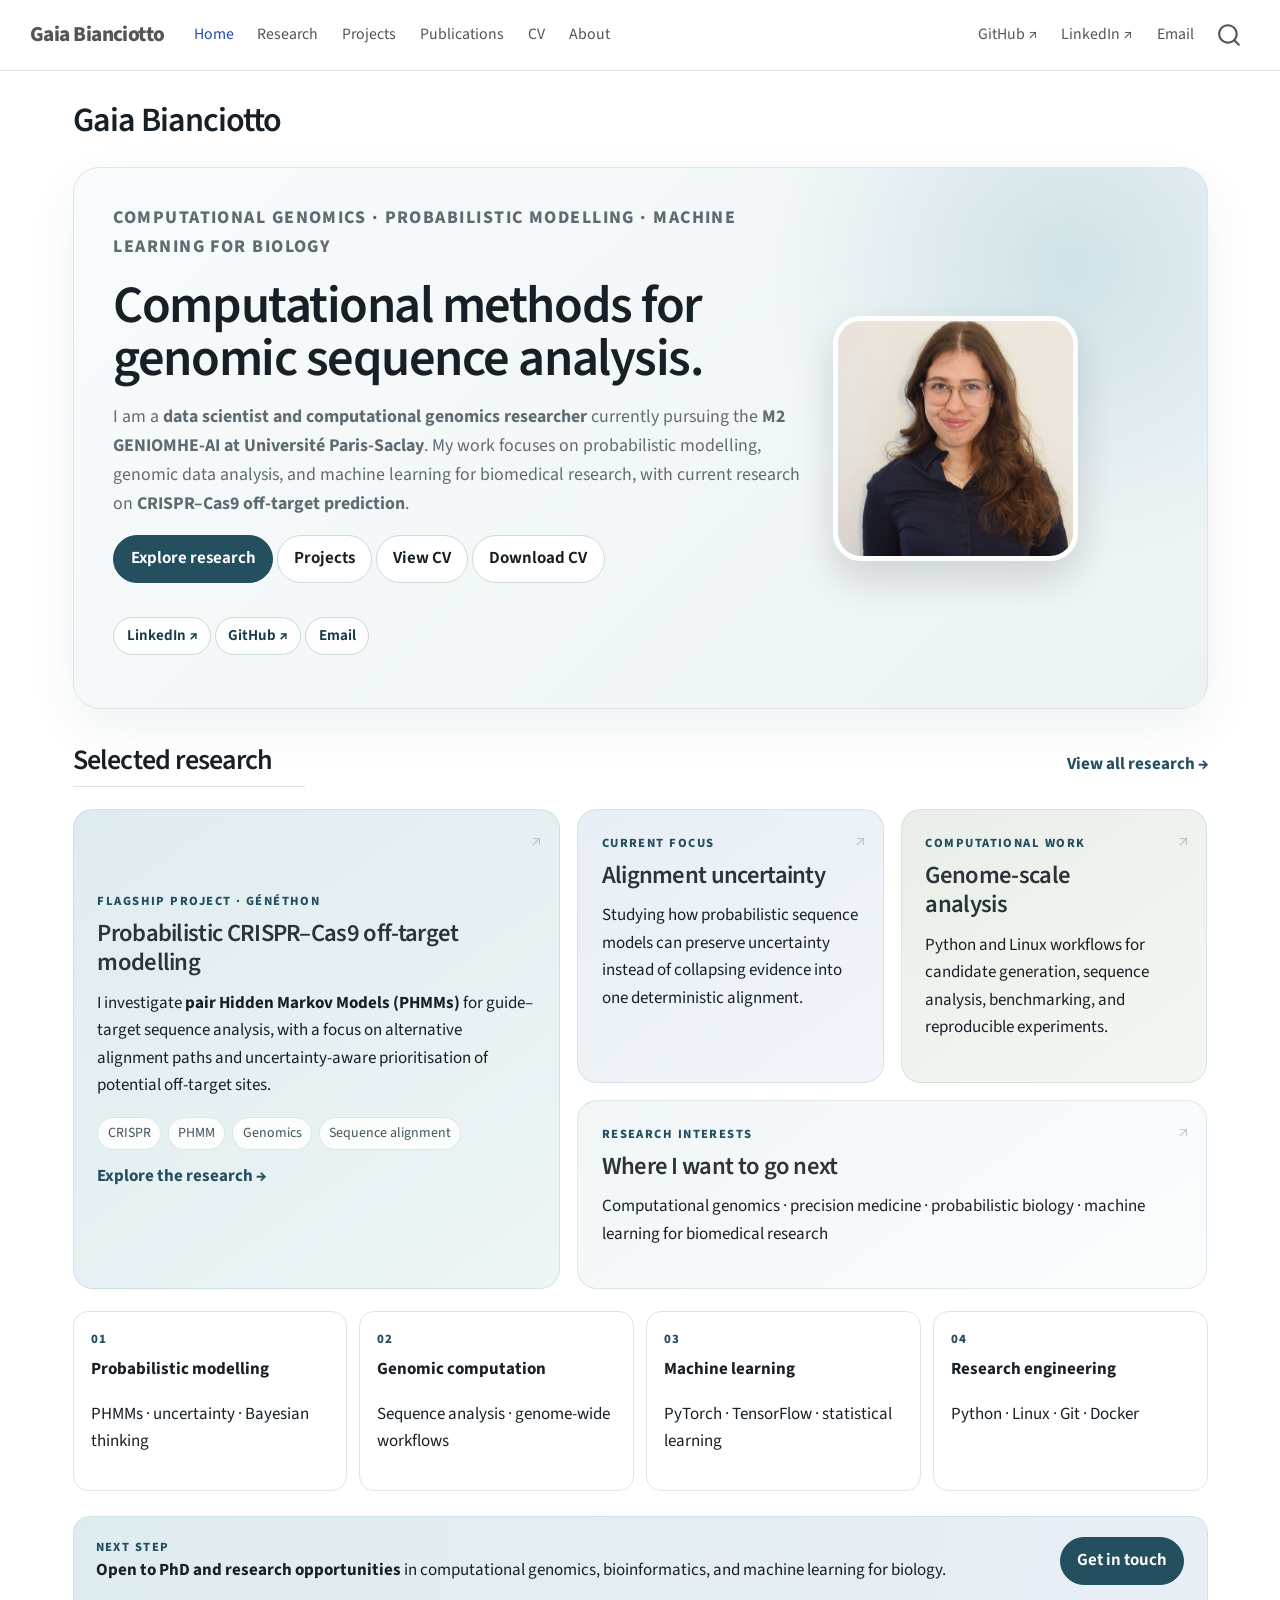
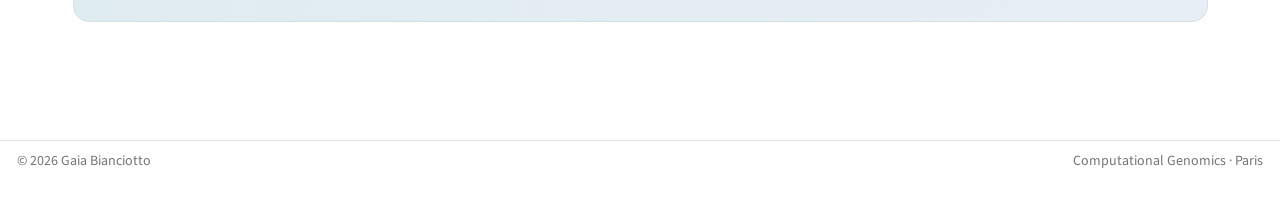
<file: index.html>
<!DOCTYPE html>
<html xmlns="http://www.w3.org/1999/xhtml" lang="en" xml:lang="en"><head>

<meta charset="utf-8">
<meta name="generator" content="quarto-1.10.18">

<meta name="viewport" content="width=device-width, initial-scale=1.0, user-scalable=yes">


<title>Gaia Bianciotto</title>
<style>
/* Default styles provided by pandoc.
** See https://pandoc.org/MANUAL.html#variables-for-html for config info.
*/
span.smallcaps{font-variant: small-caps;}
div.columns{display: flex; gap: 1.5em;}
div.column{flex: auto;}
@media screen {
div.columns{gap: min(4vw, 1.5em);}
div.column{overflow-x: auto;}
}
div.hanging-indent{margin-left: 1.5em; text-indent: -1.5em;}
ul.task-list{list-style: none;}
ul.task-list li input[type="checkbox"] {
  width: 0.8em;
  margin: 0 0.8em 0.2em -1em; /* quarto-specific, see https://github.com/quarto-dev/quarto-cli/issues/4556 */ 
  vertical-align: middle;
}
</style>


<script src="site_libs/quarto-nav/quarto-nav.js"></script>
<script src="site_libs/quarto-nav/headroom.min.js"></script>
<script src="site_libs/clipboard/clipboard.min.js"></script>
<script src="site_libs/quarto-search/autocomplete.umd.js"></script>
<script src="site_libs/quarto-search/fuse.min.js"></script>
<script src="site_libs/quarto-search/quarto-search.js"></script>
<meta name="quarto:offset" content="./">
<script src="site_libs/quarto-html/quarto.js" type="module"></script>
<script src="site_libs/quarto-html/tabsets/tabsets.js" type="module"></script>
<script src="site_libs/quarto-html/popper.min.js"></script>
<script src="site_libs/quarto-html/tippy.umd.min.js"></script>
<script src="site_libs/quarto-html/anchor.min.js"></script>
<link href="site_libs/quarto-html/tippy.css" rel="stylesheet">
<link href="site_libs/quarto-html/quarto-syntax-highlighting-64a204ab8560d761af7679ceaba22944.css" rel="stylesheet" id="quarto-text-highlighting-styles">
<script src="site_libs/bootstrap/bootstrap.min.js"></script>
<link href="site_libs/bootstrap/bootstrap-icons.css" rel="stylesheet">
<link href="site_libs/bootstrap/bootstrap-ea1971949f186b5d7ecce1fd3cf000e4.min.css" rel="stylesheet" append-hash="true" id="quarto-bootstrap" data-mode="light">
<script id="quarto-search-options" type="application/json">{
  "location": "navbar",
  "copy-button": false,
  "collapse-after": 3,
  "panel-placement": "end",
  "type": "overlay",
  "limit": 50,
  "keyboard-shortcut": [
    "f",
    "/",
    "s"
  ],
  "show-item-context": false,
  "language": {
    "search-no-results-text": "No results",
    "search-matching-documents-text": "matching documents",
    "search-copy-link-title": "Copy link to search",
    "search-hide-matches-text": "Hide additional matches",
    "search-more-match-text": "more match in this document",
    "search-more-matches-text": "more matches in this document",
    "search-clear-button-title": "Clear",
    "search-text-placeholder": "",
    "search-detached-cancel-button-title": "Cancel",
    "search-submit-button-title": "Submit",
    "search-label": "Search"
  }
}</script>
<style>html{ scroll-behavior: smooth; }</style>


<link rel="stylesheet" href="styles.css">
</head>

<body class="nav-fixed quarto-light">

<div id="quarto-search-results"></div>
  <header id="quarto-header" class="headroom fixed-top">
    <nav class="navbar navbar-expand-lg " data-bs-theme="dark">
      <div class="navbar-container container-fluid">
      <div class="navbar-brand-container mx-auto">
    <a class="navbar-brand" href="./index.html">
    <span class="navbar-title">Gaia Bianciotto</span>
    </a>
  </div>
            <div id="quarto-search" class="" title="Search"></div>
          <button class="navbar-toggler" type="button" data-bs-toggle="collapse" data-bs-target="#navbarCollapse" aria-controls="navbarCollapse" role="menu" aria-expanded="false" aria-label="Toggle navigation" onclick="if (window.quartoToggleHeadroom) { window.quartoToggleHeadroom(); }">
  <span class="navbar-toggler-icon"></span>
</button>
          <div class="collapse navbar-collapse" id="navbarCollapse">
            <ul class="navbar-nav navbar-nav-scroll me-auto">
  <li class="nav-item">
    <a class="nav-link active" href="./index.html" aria-current="page"> 
<span class="menu-text">Home</span></a>
  </li>  
  <li class="nav-item">
    <a class="nav-link" href="./research.html"> 
<span class="menu-text">Research</span></a>
  </li>  
  <li class="nav-item">
    <a class="nav-link" href="./projects.html"> 
<span class="menu-text">Projects</span></a>
  </li>  
  <li class="nav-item">
    <a class="nav-link" href="./publications.html"> 
<span class="menu-text">Publications</span></a>
  </li>  
  <li class="nav-item">
    <a class="nav-link" href="./cv.html"> 
<span class="menu-text">CV</span></a>
  </li>  
  <li class="nav-item">
    <a class="nav-link" href="./about.html"> 
<span class="menu-text">About</span></a>
  </li>  
</ul>
            <ul class="navbar-nav navbar-nav-scroll ms-auto">
  <li class="nav-item">
    <a class="nav-link" href="https://github.com/gaiabianciotto"> 
<span class="menu-text">GitHub ↗</span></a>
  </li>  
  <li class="nav-item">
    <a class="nav-link" href="https://www.linkedin.com/in/gaia-bianciotto-269056312/"> 
<span class="menu-text">LinkedIn ↗</span></a>
  </li>  
  <li class="nav-item">
    <a class="nav-link" href="mailto:gaia.bianciotto@etud.univ-evry.fr"> 
<span class="menu-text">Email</span></a>
  </li>  
</ul>
          </div> <!-- /navcollapse -->
            <div class="quarto-navbar-tools">
</div>
      </div> <!-- /container-fluid -->
    </nav>
</header>
<!-- content -->
<div id="quarto-content" class="quarto-container page-columns page-rows-contents page-layout-full page-navbar">
<!-- sidebar -->
<!-- margin-sidebar -->
    
<!-- main -->
<main class="content column-page" id="quarto-document-content">

<header id="title-block-header" class="quarto-title-block default">
<div class="quarto-title">
<h1 class="title">Gaia Bianciotto</h1>
</div>



<div class="quarto-title-meta column-page">

    
  
    
  </div>
  


</header>


<div class="hero reveal">
<div class="grid align-items-center hero-grid">
<div class="g-col-12 g-col-lg-8">
<div class="hero-kicker">
<p>COMPUTATIONAL GENOMICS · PROBABILISTIC MODELLING · MACHINE LEARNING FOR BIOLOGY</p>
</div>
<section id="computational-methods-for-genomic-sequence-analysis." class="level1">
<h1>Computational methods for genomic sequence analysis.</h1>
<p>I am a <strong>data scientist and computational genomics researcher</strong> currently pursuing the <strong>M2 GENIOMHE-AI at Université Paris-Saclay</strong>. My work focuses on probabilistic modelling, genomic data analysis, and machine learning for biomedical research, with current research on <strong>CRISPR–Cas9 off-target prediction</strong>.</p>
<div class="hero-actions">
<p><a href="./research.html" class="btn btn-primary">Explore research</a> <a href="./projects.html" class="btn btn-soft">Projects</a> <a href="./cv.html" class="btn btn-soft">View CV</a> <a href="assets/Gaia_Bianciotto_CV.pdf" class="btn btn-soft" download="Gaia_Bianciotto_CV.pdf">Download CV</a></p>
</div>
<div class="social-row">
<p><a href="https://www.linkedin.com/in/gaia-bianciotto-269056312/" class="social-pill" target="_blank">LinkedIn ↗</a> <a href="https://github.com/gaiabianciotto" class="social-pill" target="_blank">GitHub ↗</a> <a href="mailto:gaia.bianciotto@etud.univ-evry.fr" class="social-pill">Email</a></p>
</div>
</section>
</div>
<div class="g-col-12 g-col-lg-4 hero-photo-wrap">
<p><img src="assets/profile.png" class="hero-photo img-fluid" alt="Portrait of Gaia Bianciotto"></p>
</div>
</div>
</div>
<section id="selected-research" class="level2 section-head reveal">
<h2 class="anchored" data-anchor-id="selected-research">Selected research</h2>
<p><a href="./research.html" class="section-link">View all research →</a></p>
</section>
<div class="bento-grid reveal">
<div class="bento-panel panel-teal panel-large">
<div class="eyebrow">
FLAGSHIP PROJECT · GÉNÉTHON
</div>
<section id="probabilistic-crisprcas9-off-target-modelling" class="level3">
<h3 class="anchored" data-anchor-id="probabilistic-crisprcas9-off-target-modelling">Probabilistic CRISPR–Cas9 off-target modelling</h3>
<p>I investigate <strong>pair Hidden Markov Models (PHMMs)</strong> for guide–target sequence analysis, with a focus on alternative alignment paths and uncertainty-aware prioritisation of potential off-target sites.</p>
<div class="tag-row">
<span>CRISPR</span><span>PHMM</span><span>Genomics</span><span>Sequence alignment</span>
</div>
<p><a href="./research.html" class="panel-cta">Explore the research →</a></p>
</section>
</div>
<div class="bento-panel panel-blue">
<div class="eyebrow">
CURRENT FOCUS
</div>
<section id="alignment-uncertainty" class="level3">
<h3 class="anchored" data-anchor-id="alignment-uncertainty">Alignment uncertainty</h3>
<p>Studying how probabilistic sequence models can preserve uncertainty instead of collapsing evidence into one deterministic alignment.</p>
</section>
</div>
<div class="bento-panel panel-sage">
<div class="eyebrow">
COMPUTATIONAL WORK
</div>
<section id="genome-scale-analysis" class="level3">
<h3 class="anchored" data-anchor-id="genome-scale-analysis">Genome-scale analysis</h3>
<p>Python and Linux workflows for candidate generation, sequence analysis, benchmarking, and reproducible experiments.</p>
</section>
</div>
<div class="bento-panel panel-ice">
<div class="eyebrow">
RESEARCH INTERESTS
</div>
<section id="where-i-want-to-go-next" class="level3">
<h3 class="anchored" data-anchor-id="where-i-want-to-go-next">Where I want to go next</h3>
<p>Computational genomics · precision medicine · probabilistic biology · machine learning for biomedical research</p>
</section>
</div>
</div>
<div class="mini-panel-grid reveal">
<div class="mini-panel">
<div class="mini-number">
01
</div>
<p><strong>Probabilistic modelling</strong></p>
<p>PHMMs · uncertainty · Bayesian thinking</p>
</div>
<div class="mini-panel">
<div class="mini-number">
02
</div>
<p><strong>Genomic computation</strong></p>
<p>Sequence analysis · genome-wide workflows</p>
</div>
<div class="mini-panel">
<div class="mini-number">
03
</div>
<p><strong>Machine learning</strong></p>
<p>PyTorch · TensorFlow · statistical learning</p>
</div>
<div class="mini-panel">
<div class="mini-number">
04
</div>
<p><strong>Research engineering</strong></p>
<p>Python · Linux · Git · Docker</p>
</div>
</div>
<div class="cta-strip reveal">
<div>
<div class="eyebrow">
NEXT STEP
</div>
<p><strong>Open to PhD and research opportunities</strong> in computational genomics, bioinformatics, and machine learning for biology.</p>
</div>
<p><a href="mailto:gaia.bianciotto@etud.univ-evry.fr" class="btn btn-primary">Get in touch</a></p>
</div>



</main> <!-- /main -->
<script src="interactions.js"></script>

<script id="quarto-html-after-body" type="application/javascript">
  window.document.addEventListener("DOMContentLoaded", function (event) {
    const icon = "";
    const anchorJS = new window.AnchorJS();
    anchorJS.options = {
      placement: 'right',
      icon: icon
    };
    anchorJS.add('.anchored');
    const isCodeAnnotation = (el) => {
      for (const clz of el.classList) {
        if (clz.startsWith('code-annotation-')) {                     
          return true;
        }
      }
      return false;
    }
    const onCopySuccess = function(e) {
      // button target
      const button = e.trigger;
      // don't keep focus
      button.blur();
      // flash "checked"
      button.classList.add('code-copy-button-checked');
      var currentTitle = button.getAttribute("title");
      button.setAttribute("title", "Copied!");
      let tooltip;
      if (window.bootstrap) {
        button.setAttribute("data-bs-toggle", "tooltip");
        button.setAttribute("data-bs-placement", "left");
        button.setAttribute("data-bs-title", "Copied!");
        tooltip = new bootstrap.Tooltip(button, 
          { trigger: "manual", 
            customClass: "code-copy-button-tooltip",
            offset: [0, -8]});
        tooltip.show();    
      }
      setTimeout(function() {
        if (tooltip) {
          tooltip.hide();
          button.removeAttribute("data-bs-title");
          button.removeAttribute("data-bs-toggle");
          button.removeAttribute("data-bs-placement");
        }
        button.setAttribute("title", currentTitle);
        button.classList.remove('code-copy-button-checked');
      }, 1000);
      // clear code selection
      e.clearSelection();
    }
    const getTextToCopy = function(trigger) {
      const outerScaffold = trigger.parentElement.cloneNode(true);
      const codeEl = outerScaffold.querySelector('code');
      for (const childEl of codeEl.children) {
        if (isCodeAnnotation(childEl)) {
          childEl.remove();
        }
      }
      return codeEl.innerText;
    }
    const clipboard = new window.ClipboardJS('.code-copy-button:not([data-in-quarto-modal])', {
      text: getTextToCopy
    });
    clipboard.on('success', onCopySuccess);
    if (window.document.getElementById('quarto-embedded-source-code-modal')) {
      const clipboardModal = new window.ClipboardJS('.code-copy-button[data-in-quarto-modal]', {
        text: getTextToCopy,
        container: window.document.getElementById('quarto-embedded-source-code-modal')
      });
      clipboardModal.on('success', onCopySuccess);
    }
      var localhostRegex = new RegExp(/^(?:http|https):\/\/localhost\:?[0-9]*\//);
      var mailtoRegex = new RegExp(/^mailto:/);
        var filterRegex = new RegExp('/' + window.location.host + '/');
      var isInternal = (href) => {
          return filterRegex.test(href) || localhostRegex.test(href) || mailtoRegex.test(href);
      }
      // Inspect non-navigation links and adorn them if external
     var links = window.document.querySelectorAll('a[href]:not(.nav-link):not(.navbar-brand):not(.toc-action):not(.sidebar-link):not(.sidebar-item-toggle):not(.pagination-link):not(.no-external):not([aria-hidden]):not(.dropdown-item):not(.quarto-navigation-tool):not(.about-link)');
      for (var i=0; i<links.length; i++) {
        const link = links[i];
        if (!isInternal(link.href)) {
          // undo the damage that might have been done by quarto-nav.js in the case of
          // links that we want to consider external
          if (link.dataset.originalHref !== undefined) {
            link.href = link.dataset.originalHref;
          }
            // target, if specified
            link.setAttribute("target", "_blank");
            if (link.getAttribute("rel") === null) {
              link.setAttribute("rel", "noopener");
            }
        }
      }
    function tippyHover(el, contentFn, onTriggerFn, onUntriggerFn) {
      const config = {
        allowHTML: true,
        maxWidth: 500,
        delay: 100,
        arrow: false,
        appendTo: function(el) {
            return el.parentElement;
        },
        interactive: true,
        interactiveBorder: 10,
        theme: 'quarto',
        placement: 'bottom-start',
      };
      if (contentFn) {
        config.content = contentFn;
      }
      if (onTriggerFn) {
        config.onTrigger = onTriggerFn;
      }
      if (onUntriggerFn) {
        config.onUntrigger = onUntriggerFn;
      }
      window.tippy(el, config); 
    }
    const noterefs = window.document.querySelectorAll('a[role="doc-noteref"]');
    for (var i=0; i<noterefs.length; i++) {
      const ref = noterefs[i];
      tippyHover(ref, function() {
        // use id or data attribute instead here
        let href = ref.getAttribute('data-footnote-href') || ref.getAttribute('href');
        try { href = new URL(href).hash; } catch {}
        const id = href.replace(/^#\/?/, "");
        const note = window.document.getElementById(id);
        if (note) {
          return note.innerHTML;
        } else {
          return "";
        }
      });
    }
    const xrefs = window.document.querySelectorAll('a.quarto-xref');
    const processXRef = (id, note) => {
      // Strip column container classes
      const stripColumnClz = (el) => {
        el.classList.remove("page-full", "page-columns");
        if (el.children) {
          for (const child of el.children) {
            stripColumnClz(child);
          }
        }
      }
      stripColumnClz(note)
      if (id === null || id.startsWith('sec-')) {
        // Special case sections, only their first couple elements
        const container = document.createElement("div");
        if (note.children && note.children.length > 2) {
          container.appendChild(note.children[0].cloneNode(true));
          for (let i = 1; i < note.children.length; i++) {
            const child = note.children[i];
            if (child.tagName === "P" && child.innerText === "") {
              continue;
            } else {
              container.appendChild(child.cloneNode(true));
              break;
            }
          }
          if (window.Quarto?.typesetMath) {
            window.Quarto.typesetMath(container);
          }
          return container.innerHTML
        } else {
          if (window.Quarto?.typesetMath) {
            window.Quarto.typesetMath(note);
          }
          return note.innerHTML;
        }
      } else {
        // Remove any anchor links if they are present
        const anchorLink = note.querySelector('a.anchorjs-link');
        if (anchorLink) {
          anchorLink.remove();
        }
        if (window.Quarto?.typesetMath) {
          window.Quarto.typesetMath(note);
        }
        if (note.classList.contains("callout")) {
          return note.outerHTML;
        } else {
          return note.innerHTML;
        }
      }
    }
    for (var i=0; i<xrefs.length; i++) {
      const xref = xrefs[i];
      tippyHover(xref, undefined, function(instance) {
        instance.disable();
        let url = xref.getAttribute('href');
        let hash = undefined; 
        if (url.startsWith('#')) {
          hash = url;
        } else {
          try { hash = new URL(url).hash; } catch {}
        }
        if (hash) {
          const id = hash.replace(/^#\/?/, "");
          const note = window.document.getElementById(id);
          if (note !== null) {
            try {
              const html = processXRef(id, note.cloneNode(true));
              instance.setContent(html);
            } finally {
              instance.enable();
              instance.show();
            }
          } else {
            // See if we can fetch this
            fetch(url.split('#')[0])
            .then(res => res.text())
            .then(html => {
              const parser = new DOMParser();
              const htmlDoc = parser.parseFromString(html, "text/html");
              const note = htmlDoc.getElementById(id);
              if (note !== null) {
                const html = processXRef(id, note);
                instance.setContent(html);
              } 
            }).finally(() => {
              instance.enable();
              instance.show();
            });
          }
        } else {
          // See if we can fetch a full url (with no hash to target)
          // This is a special case and we should probably do some content thinning / targeting
          fetch(url)
          .then(res => res.text())
          .then(html => {
            const parser = new DOMParser();
            const htmlDoc = parser.parseFromString(html, "text/html");
            const note = htmlDoc.querySelector('main.content');
            if (note !== null) {
              // This should only happen for chapter cross references
              // (since there is no id in the URL)
              // remove the first header
              if (note.children.length > 0 && note.children[0].tagName === "HEADER") {
                note.children[0].remove();
              }
              const html = processXRef(null, note);
              instance.setContent(html);
            } 
          }).finally(() => {
            instance.enable();
            instance.show();
          });
        }
      }, function(instance) {
      });
    }
        let selectedAnnoteEl;
        const selectorForAnnotation = ( cell, annotation) => {
          let cellAttr = 'data-code-cell="' + cell + '"';
          let lineAttr = 'data-code-annotation="' +  annotation + '"';
          const selector = 'span[' + cellAttr + '][' + lineAttr + ']';
          return selector;
        }
        const selectCodeLines = (annoteEl) => {
          const doc = window.document;
          const targetCell = annoteEl.getAttribute("data-target-cell");
          const targetAnnotation = annoteEl.getAttribute("data-target-annotation");
          const annoteSpan = window.document.querySelector(selectorForAnnotation(targetCell, targetAnnotation));
          const lines = annoteSpan.getAttribute("data-code-lines").split(",");
          const lineIds = lines.map((line) => {
            return targetCell + "-" + line;
          })
          let top = null;
          let height = null;
          let parent = null;
          if (lineIds.length > 0) {
              //compute the position of the single el (top and bottom and make a div)
              const el = window.document.getElementById(lineIds[0]);
              top = el.offsetTop;
              height = el.offsetHeight;
              parent = el.parentElement.parentElement;
            if (lineIds.length > 1) {
              const lastEl = window.document.getElementById(lineIds[lineIds.length - 1]);
              const bottom = lastEl.offsetTop + lastEl.offsetHeight;
              height = bottom - top;
            }
            if (top !== null && height !== null && parent !== null) {
              // cook up a div (if necessary) and position it 
              let div = window.document.getElementById("code-annotation-line-highlight");
              if (div === null) {
                div = window.document.createElement("div");
                div.setAttribute("id", "code-annotation-line-highlight");
                div.style.position = 'absolute';
                parent.appendChild(div);
              }
              div.style.top = top - 2 + "px";
              div.style.height = height + 4 + "px";
              div.style.left = 0;
              let gutterDiv = window.document.getElementById("code-annotation-line-highlight-gutter");
              if (gutterDiv === null) {
                gutterDiv = window.document.createElement("div");
                gutterDiv.setAttribute("id", "code-annotation-line-highlight-gutter");
                gutterDiv.style.position = 'absolute';
                const codeCell = window.document.getElementById(targetCell);
                const gutter = codeCell.querySelector('.code-annotation-gutter');
                gutter.appendChild(gutterDiv);
              }
              gutterDiv.style.top = top - 2 + "px";
              gutterDiv.style.height = height + 4 + "px";
            }
            selectedAnnoteEl = annoteEl;
          }
        };
        const unselectCodeLines = () => {
          const elementsIds = ["code-annotation-line-highlight", "code-annotation-line-highlight-gutter"];
          elementsIds.forEach((elId) => {
            const div = window.document.getElementById(elId);
            if (div) {
              div.remove();
            }
          });
          selectedAnnoteEl = undefined;
        };
          // Handle positioning of the toggle
      window.addEventListener(
        "resize",
        throttle(() => {
          elRect = undefined;
          if (selectedAnnoteEl) {
            selectCodeLines(selectedAnnoteEl);
          }
        }, 10)
      );
      function throttle(fn, ms) {
      let throttle = false;
      let timer;
        return (...args) => {
          if(!throttle) { // first call gets through
              fn.apply(this, args);
              throttle = true;
          } else { // all the others get throttled
              if(timer) clearTimeout(timer); // cancel #2
              timer = setTimeout(() => {
                fn.apply(this, args);
                timer = throttle = false;
              }, ms);
          }
        };
      }
        // Attach click handler to the DT
        const annoteDls = window.document.querySelectorAll('dt[data-target-cell]');
        for (const annoteDlNode of annoteDls) {
          annoteDlNode.addEventListener('click', (event) => {
            const clickedEl = event.target;
            if (clickedEl !== selectedAnnoteEl) {
              unselectCodeLines();
              const activeEl = window.document.querySelector('dt[data-target-cell].code-annotation-active');
              if (activeEl) {
                activeEl.classList.remove('code-annotation-active');
              }
              selectCodeLines(clickedEl);
              clickedEl.classList.add('code-annotation-active');
            } else {
              // Unselect the line
              unselectCodeLines();
              clickedEl.classList.remove('code-annotation-active');
            }
          });
        }
    const findCites = (el) => {
      const parentEl = el.parentElement;
      if (parentEl) {
        const cites = parentEl.dataset.cites;
        if (cites) {
          return {
            el,
            cites: cites.split(' ')
          };
        } else {
          return findCites(el.parentElement)
        }
      } else {
        return undefined;
      }
    };
    var bibliorefs = window.document.querySelectorAll('a[role="doc-biblioref"]');
    for (var i=0; i<bibliorefs.length; i++) {
      const ref = bibliorefs[i];
      const citeInfo = findCites(ref);
      if (citeInfo) {
        tippyHover(citeInfo.el, function() {
          var popup = window.document.createElement('div');
          citeInfo.cites.forEach(function(cite) {
            var citeDiv = window.document.createElement('div');
            citeDiv.classList.add('hanging-indent');
            citeDiv.classList.add('csl-entry');
            var biblioDiv = window.document.getElementById('ref-' + cite);
            if (biblioDiv) {
              citeDiv.innerHTML = biblioDiv.innerHTML;
            }
            popup.appendChild(citeDiv);
          });
          return popup.innerHTML;
        });
      }
    }
  });
  </script>
</div> <!-- /content -->
<footer class="footer">
  <div class="nav-footer">
    <div class="nav-footer-left">
<p>© 2026 Gaia Bianciotto</p>
</div>   
    <div class="nav-footer-center">
      &nbsp;
    </div>
    <div class="nav-footer-right">
<p>Computational Genomics · Paris</p>
</div>
  </div>
</footer>




<script src="site_libs/quarto-html/zenscroll-min.js"></script>
</body></html>
</file>
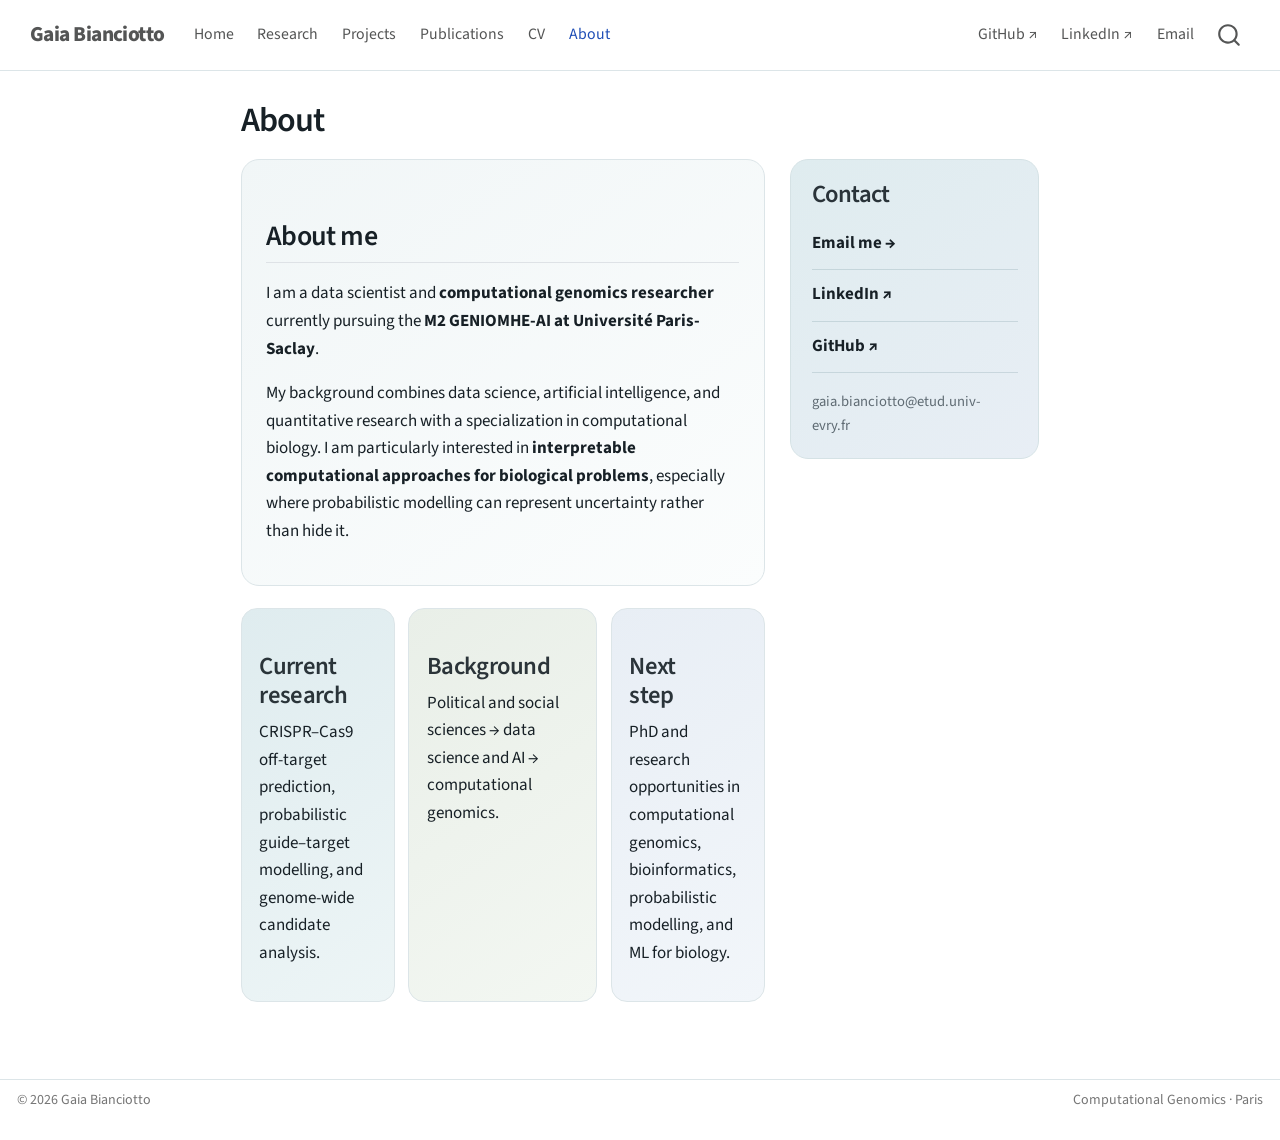
<file: about.html>
<!DOCTYPE html>
<html xmlns="http://www.w3.org/1999/xhtml" lang="en" xml:lang="en"><head>

<meta charset="utf-8">
<meta name="generator" content="quarto-1.10.18">

<meta name="viewport" content="width=device-width, initial-scale=1.0, user-scalable=yes">


<title>About – Gaia Bianciotto</title>
<style>
/* Default styles provided by pandoc.
** See https://pandoc.org/MANUAL.html#variables-for-html for config info.
*/
span.smallcaps{font-variant: small-caps;}
div.columns{display: flex; gap: 1.5em;}
div.column{flex: auto;}
@media screen {
div.columns{gap: min(4vw, 1.5em);}
div.column{overflow-x: auto;}
}
div.hanging-indent{margin-left: 1.5em; text-indent: -1.5em;}
ul.task-list{list-style: none;}
ul.task-list li input[type="checkbox"] {
  width: 0.8em;
  margin: 0 0.8em 0.2em -1em; /* quarto-specific, see https://github.com/quarto-dev/quarto-cli/issues/4556 */ 
  vertical-align: middle;
}
</style>


<script src="site_libs/quarto-nav/quarto-nav.js"></script>
<script src="site_libs/quarto-nav/headroom.min.js"></script>
<script src="site_libs/clipboard/clipboard.min.js"></script>
<script src="site_libs/quarto-search/autocomplete.umd.js"></script>
<script src="site_libs/quarto-search/fuse.min.js"></script>
<script src="site_libs/quarto-search/quarto-search.js"></script>
<meta name="quarto:offset" content="./">
<script src="site_libs/quarto-html/quarto.js" type="module"></script>
<script src="site_libs/quarto-html/tabsets/tabsets.js" type="module"></script>
<script src="site_libs/quarto-html/popper.min.js"></script>
<script src="site_libs/quarto-html/tippy.umd.min.js"></script>
<script src="site_libs/quarto-html/anchor.min.js"></script>
<link href="site_libs/quarto-html/tippy.css" rel="stylesheet">
<link href="site_libs/quarto-html/quarto-syntax-highlighting-64a204ab8560d761af7679ceaba22944.css" rel="stylesheet" id="quarto-text-highlighting-styles">
<script src="site_libs/bootstrap/bootstrap.min.js"></script>
<link href="site_libs/bootstrap/bootstrap-icons.css" rel="stylesheet">
<link href="site_libs/bootstrap/bootstrap-ea1971949f186b5d7ecce1fd3cf000e4.min.css" rel="stylesheet" append-hash="true" id="quarto-bootstrap" data-mode="light">
<script id="quarto-search-options" type="application/json">{
  "location": "navbar",
  "copy-button": false,
  "collapse-after": 3,
  "panel-placement": "end",
  "type": "overlay",
  "limit": 50,
  "keyboard-shortcut": [
    "f",
    "/",
    "s"
  ],
  "show-item-context": false,
  "language": {
    "search-no-results-text": "No results",
    "search-matching-documents-text": "matching documents",
    "search-copy-link-title": "Copy link to search",
    "search-hide-matches-text": "Hide additional matches",
    "search-more-match-text": "more match in this document",
    "search-more-matches-text": "more matches in this document",
    "search-clear-button-title": "Clear",
    "search-text-placeholder": "",
    "search-detached-cancel-button-title": "Cancel",
    "search-submit-button-title": "Submit",
    "search-label": "Search"
  }
}</script>
<style>html{ scroll-behavior: smooth; }</style>


<link rel="stylesheet" href="styles.css">
</head>

<body class="nav-fixed fullcontent quarto-light">

<div id="quarto-search-results"></div>
  <header id="quarto-header" class="headroom fixed-top">
    <nav class="navbar navbar-expand-lg " data-bs-theme="dark">
      <div class="navbar-container container-fluid">
      <div class="navbar-brand-container mx-auto">
    <a class="navbar-brand" href="./index.html">
    <span class="navbar-title">Gaia Bianciotto</span>
    </a>
  </div>
            <div id="quarto-search" class="" title="Search"></div>
          <button class="navbar-toggler" type="button" data-bs-toggle="collapse" data-bs-target="#navbarCollapse" aria-controls="navbarCollapse" role="menu" aria-expanded="false" aria-label="Toggle navigation" onclick="if (window.quartoToggleHeadroom) { window.quartoToggleHeadroom(); }">
  <span class="navbar-toggler-icon"></span>
</button>
          <div class="collapse navbar-collapse" id="navbarCollapse">
            <ul class="navbar-nav navbar-nav-scroll me-auto">
  <li class="nav-item">
    <a class="nav-link" href="./index.html"> 
<span class="menu-text">Home</span></a>
  </li>  
  <li class="nav-item">
    <a class="nav-link" href="./research.html"> 
<span class="menu-text">Research</span></a>
  </li>  
  <li class="nav-item">
    <a class="nav-link" href="./projects.html"> 
<span class="menu-text">Projects</span></a>
  </li>  
  <li class="nav-item">
    <a class="nav-link" href="./publications.html"> 
<span class="menu-text">Publications</span></a>
  </li>  
  <li class="nav-item">
    <a class="nav-link" href="./cv.html"> 
<span class="menu-text">CV</span></a>
  </li>  
  <li class="nav-item">
    <a class="nav-link active" href="./about.html" aria-current="page"> 
<span class="menu-text">About</span></a>
  </li>  
</ul>
            <ul class="navbar-nav navbar-nav-scroll ms-auto">
  <li class="nav-item">
    <a class="nav-link" href="https://github.com/gaiabianciotto"> 
<span class="menu-text">GitHub ↗</span></a>
  </li>  
  <li class="nav-item">
    <a class="nav-link" href="https://www.linkedin.com/in/gaia-bianciotto-269056312/"> 
<span class="menu-text">LinkedIn ↗</span></a>
  </li>  
  <li class="nav-item">
    <a class="nav-link" href="mailto:gaia.bianciotto@etud.univ-evry.fr"> 
<span class="menu-text">Email</span></a>
  </li>  
</ul>
          </div> <!-- /navcollapse -->
            <div class="quarto-navbar-tools">
</div>
      </div> <!-- /container-fluid -->
    </nav>
</header>
<!-- content -->
<div id="quarto-content" class="quarto-container page-columns page-rows-contents page-layout-article page-navbar">
<!-- sidebar -->
<!-- margin-sidebar -->
    
<!-- main -->
<main class="content" id="quarto-document-content">

<header id="title-block-header" class="quarto-title-block default">
<div class="quarto-title">
<h1 class="title">About</h1>
</div>



<div class="quarto-title-meta">

    
  
    
  </div>
  


</header>


<div class="about-layout">
<div class="grid align-items-start">
<div class="g-col-12 g-col-lg-8">
<section id="about-me" class="level2 intro-panel panel-ice reveal">
<h2 class="anchored" data-anchor-id="about-me">About me</h2>
<p>I am a data scientist and <strong>computational genomics researcher</strong> currently pursuing the <strong>M2 GENIOMHE-AI at Université Paris-Saclay</strong>.</p>
<p>My background combines data science, artificial intelligence, and quantitative research with a specialization in computational biology. I am particularly interested in <strong>interpretable computational approaches for biological problems</strong>, especially where probabilistic modelling can represent uncertainty rather than hide it.</p>
</section>
<div class="story-grid reveal">
<section id="current-research" class="level3 story-panel panel-teal">
<h3 class="anchored" data-anchor-id="current-research">Current research</h3>
<p>CRISPR–Cas9 off-target prediction, probabilistic guide–target modelling, and genome-wide candidate analysis.</p>
</section>
<section id="background" class="level3 story-panel panel-sage">
<h3 class="anchored" data-anchor-id="background">Background</h3>
<p>Political and social sciences → data science and AI → computational genomics.</p>
</section>
<section id="next-step" class="level3 story-panel panel-blue">
<h3 class="anchored" data-anchor-id="next-step">Next step</h3>
<p>PhD and research opportunities in computational genomics, bioinformatics, probabilistic modelling, and ML for biology.</p>
</section>
</div>
</div>
<div class="g-col-12 g-col-lg-4">
<section id="contact" class="level3 contact-card reveal">
<h3 class="anchored" data-anchor-id="contact">Contact</h3>
<p><a href="mailto:gaia.bianciotto@etud.univ-evry.fr" class="contact-link">Email me →</a> <a href="https://www.linkedin.com/in/gaia-bianciotto-269056312/" class="contact-link" target="_blank">LinkedIn ↗</a> <a href="https://github.com/gaiabianciotto" class="contact-link" target="_blank">GitHub ↗</a></p>
<div class="contact-email">
gaia.bianciotto@etud.univ-evry.fr
</div>
</section>
</div>
</div>
</div>



</main> <!-- /main -->
<script src="interactions.js"></script>

<script id="quarto-html-after-body" type="application/javascript">
  window.document.addEventListener("DOMContentLoaded", function (event) {
    const icon = "";
    const anchorJS = new window.AnchorJS();
    anchorJS.options = {
      placement: 'right',
      icon: icon
    };
    anchorJS.add('.anchored');
    const isCodeAnnotation = (el) => {
      for (const clz of el.classList) {
        if (clz.startsWith('code-annotation-')) {                     
          return true;
        }
      }
      return false;
    }
    const onCopySuccess = function(e) {
      // button target
      const button = e.trigger;
      // don't keep focus
      button.blur();
      // flash "checked"
      button.classList.add('code-copy-button-checked');
      var currentTitle = button.getAttribute("title");
      button.setAttribute("title", "Copied!");
      let tooltip;
      if (window.bootstrap) {
        button.setAttribute("data-bs-toggle", "tooltip");
        button.setAttribute("data-bs-placement", "left");
        button.setAttribute("data-bs-title", "Copied!");
        tooltip = new bootstrap.Tooltip(button, 
          { trigger: "manual", 
            customClass: "code-copy-button-tooltip",
            offset: [0, -8]});
        tooltip.show();    
      }
      setTimeout(function() {
        if (tooltip) {
          tooltip.hide();
          button.removeAttribute("data-bs-title");
          button.removeAttribute("data-bs-toggle");
          button.removeAttribute("data-bs-placement");
        }
        button.setAttribute("title", currentTitle);
        button.classList.remove('code-copy-button-checked');
      }, 1000);
      // clear code selection
      e.clearSelection();
    }
    const getTextToCopy = function(trigger) {
      const outerScaffold = trigger.parentElement.cloneNode(true);
      const codeEl = outerScaffold.querySelector('code');
      for (const childEl of codeEl.children) {
        if (isCodeAnnotation(childEl)) {
          childEl.remove();
        }
      }
      return codeEl.innerText;
    }
    const clipboard = new window.ClipboardJS('.code-copy-button:not([data-in-quarto-modal])', {
      text: getTextToCopy
    });
    clipboard.on('success', onCopySuccess);
    if (window.document.getElementById('quarto-embedded-source-code-modal')) {
      const clipboardModal = new window.ClipboardJS('.code-copy-button[data-in-quarto-modal]', {
        text: getTextToCopy,
        container: window.document.getElementById('quarto-embedded-source-code-modal')
      });
      clipboardModal.on('success', onCopySuccess);
    }
      var localhostRegex = new RegExp(/^(?:http|https):\/\/localhost\:?[0-9]*\//);
      var mailtoRegex = new RegExp(/^mailto:/);
        var filterRegex = new RegExp('/' + window.location.host + '/');
      var isInternal = (href) => {
          return filterRegex.test(href) || localhostRegex.test(href) || mailtoRegex.test(href);
      }
      // Inspect non-navigation links and adorn them if external
     var links = window.document.querySelectorAll('a[href]:not(.nav-link):not(.navbar-brand):not(.toc-action):not(.sidebar-link):not(.sidebar-item-toggle):not(.pagination-link):not(.no-external):not([aria-hidden]):not(.dropdown-item):not(.quarto-navigation-tool):not(.about-link)');
      for (var i=0; i<links.length; i++) {
        const link = links[i];
        if (!isInternal(link.href)) {
          // undo the damage that might have been done by quarto-nav.js in the case of
          // links that we want to consider external
          if (link.dataset.originalHref !== undefined) {
            link.href = link.dataset.originalHref;
          }
            // target, if specified
            link.setAttribute("target", "_blank");
            if (link.getAttribute("rel") === null) {
              link.setAttribute("rel", "noopener");
            }
        }
      }
    function tippyHover(el, contentFn, onTriggerFn, onUntriggerFn) {
      const config = {
        allowHTML: true,
        maxWidth: 500,
        delay: 100,
        arrow: false,
        appendTo: function(el) {
            return el.parentElement;
        },
        interactive: true,
        interactiveBorder: 10,
        theme: 'quarto',
        placement: 'bottom-start',
      };
      if (contentFn) {
        config.content = contentFn;
      }
      if (onTriggerFn) {
        config.onTrigger = onTriggerFn;
      }
      if (onUntriggerFn) {
        config.onUntrigger = onUntriggerFn;
      }
      window.tippy(el, config); 
    }
    const noterefs = window.document.querySelectorAll('a[role="doc-noteref"]');
    for (var i=0; i<noterefs.length; i++) {
      const ref = noterefs[i];
      tippyHover(ref, function() {
        // use id or data attribute instead here
        let href = ref.getAttribute('data-footnote-href') || ref.getAttribute('href');
        try { href = new URL(href).hash; } catch {}
        const id = href.replace(/^#\/?/, "");
        const note = window.document.getElementById(id);
        if (note) {
          return note.innerHTML;
        } else {
          return "";
        }
      });
    }
    const xrefs = window.document.querySelectorAll('a.quarto-xref');
    const processXRef = (id, note) => {
      // Strip column container classes
      const stripColumnClz = (el) => {
        el.classList.remove("page-full", "page-columns");
        if (el.children) {
          for (const child of el.children) {
            stripColumnClz(child);
          }
        }
      }
      stripColumnClz(note)
      if (id === null || id.startsWith('sec-')) {
        // Special case sections, only their first couple elements
        const container = document.createElement("div");
        if (note.children && note.children.length > 2) {
          container.appendChild(note.children[0].cloneNode(true));
          for (let i = 1; i < note.children.length; i++) {
            const child = note.children[i];
            if (child.tagName === "P" && child.innerText === "") {
              continue;
            } else {
              container.appendChild(child.cloneNode(true));
              break;
            }
          }
          if (window.Quarto?.typesetMath) {
            window.Quarto.typesetMath(container);
          }
          return container.innerHTML
        } else {
          if (window.Quarto?.typesetMath) {
            window.Quarto.typesetMath(note);
          }
          return note.innerHTML;
        }
      } else {
        // Remove any anchor links if they are present
        const anchorLink = note.querySelector('a.anchorjs-link');
        if (anchorLink) {
          anchorLink.remove();
        }
        if (window.Quarto?.typesetMath) {
          window.Quarto.typesetMath(note);
        }
        if (note.classList.contains("callout")) {
          return note.outerHTML;
        } else {
          return note.innerHTML;
        }
      }
    }
    for (var i=0; i<xrefs.length; i++) {
      const xref = xrefs[i];
      tippyHover(xref, undefined, function(instance) {
        instance.disable();
        let url = xref.getAttribute('href');
        let hash = undefined; 
        if (url.startsWith('#')) {
          hash = url;
        } else {
          try { hash = new URL(url).hash; } catch {}
        }
        if (hash) {
          const id = hash.replace(/^#\/?/, "");
          const note = window.document.getElementById(id);
          if (note !== null) {
            try {
              const html = processXRef(id, note.cloneNode(true));
              instance.setContent(html);
            } finally {
              instance.enable();
              instance.show();
            }
          } else {
            // See if we can fetch this
            fetch(url.split('#')[0])
            .then(res => res.text())
            .then(html => {
              const parser = new DOMParser();
              const htmlDoc = parser.parseFromString(html, "text/html");
              const note = htmlDoc.getElementById(id);
              if (note !== null) {
                const html = processXRef(id, note);
                instance.setContent(html);
              } 
            }).finally(() => {
              instance.enable();
              instance.show();
            });
          }
        } else {
          // See if we can fetch a full url (with no hash to target)
          // This is a special case and we should probably do some content thinning / targeting
          fetch(url)
          .then(res => res.text())
          .then(html => {
            const parser = new DOMParser();
            const htmlDoc = parser.parseFromString(html, "text/html");
            const note = htmlDoc.querySelector('main.content');
            if (note !== null) {
              // This should only happen for chapter cross references
              // (since there is no id in the URL)
              // remove the first header
              if (note.children.length > 0 && note.children[0].tagName === "HEADER") {
                note.children[0].remove();
              }
              const html = processXRef(null, note);
              instance.setContent(html);
            } 
          }).finally(() => {
            instance.enable();
            instance.show();
          });
        }
      }, function(instance) {
      });
    }
        let selectedAnnoteEl;
        const selectorForAnnotation = ( cell, annotation) => {
          let cellAttr = 'data-code-cell="' + cell + '"';
          let lineAttr = 'data-code-annotation="' +  annotation + '"';
          const selector = 'span[' + cellAttr + '][' + lineAttr + ']';
          return selector;
        }
        const selectCodeLines = (annoteEl) => {
          const doc = window.document;
          const targetCell = annoteEl.getAttribute("data-target-cell");
          const targetAnnotation = annoteEl.getAttribute("data-target-annotation");
          const annoteSpan = window.document.querySelector(selectorForAnnotation(targetCell, targetAnnotation));
          const lines = annoteSpan.getAttribute("data-code-lines").split(",");
          const lineIds = lines.map((line) => {
            return targetCell + "-" + line;
          })
          let top = null;
          let height = null;
          let parent = null;
          if (lineIds.length > 0) {
              //compute the position of the single el (top and bottom and make a div)
              const el = window.document.getElementById(lineIds[0]);
              top = el.offsetTop;
              height = el.offsetHeight;
              parent = el.parentElement.parentElement;
            if (lineIds.length > 1) {
              const lastEl = window.document.getElementById(lineIds[lineIds.length - 1]);
              const bottom = lastEl.offsetTop + lastEl.offsetHeight;
              height = bottom - top;
            }
            if (top !== null && height !== null && parent !== null) {
              // cook up a div (if necessary) and position it 
              let div = window.document.getElementById("code-annotation-line-highlight");
              if (div === null) {
                div = window.document.createElement("div");
                div.setAttribute("id", "code-annotation-line-highlight");
                div.style.position = 'absolute';
                parent.appendChild(div);
              }
              div.style.top = top - 2 + "px";
              div.style.height = height + 4 + "px";
              div.style.left = 0;
              let gutterDiv = window.document.getElementById("code-annotation-line-highlight-gutter");
              if (gutterDiv === null) {
                gutterDiv = window.document.createElement("div");
                gutterDiv.setAttribute("id", "code-annotation-line-highlight-gutter");
                gutterDiv.style.position = 'absolute';
                const codeCell = window.document.getElementById(targetCell);
                const gutter = codeCell.querySelector('.code-annotation-gutter');
                gutter.appendChild(gutterDiv);
              }
              gutterDiv.style.top = top - 2 + "px";
              gutterDiv.style.height = height + 4 + "px";
            }
            selectedAnnoteEl = annoteEl;
          }
        };
        const unselectCodeLines = () => {
          const elementsIds = ["code-annotation-line-highlight", "code-annotation-line-highlight-gutter"];
          elementsIds.forEach((elId) => {
            const div = window.document.getElementById(elId);
            if (div) {
              div.remove();
            }
          });
          selectedAnnoteEl = undefined;
        };
          // Handle positioning of the toggle
      window.addEventListener(
        "resize",
        throttle(() => {
          elRect = undefined;
          if (selectedAnnoteEl) {
            selectCodeLines(selectedAnnoteEl);
          }
        }, 10)
      );
      function throttle(fn, ms) {
      let throttle = false;
      let timer;
        return (...args) => {
          if(!throttle) { // first call gets through
              fn.apply(this, args);
              throttle = true;
          } else { // all the others get throttled
              if(timer) clearTimeout(timer); // cancel #2
              timer = setTimeout(() => {
                fn.apply(this, args);
                timer = throttle = false;
              }, ms);
          }
        };
      }
        // Attach click handler to the DT
        const annoteDls = window.document.querySelectorAll('dt[data-target-cell]');
        for (const annoteDlNode of annoteDls) {
          annoteDlNode.addEventListener('click', (event) => {
            const clickedEl = event.target;
            if (clickedEl !== selectedAnnoteEl) {
              unselectCodeLines();
              const activeEl = window.document.querySelector('dt[data-target-cell].code-annotation-active');
              if (activeEl) {
                activeEl.classList.remove('code-annotation-active');
              }
              selectCodeLines(clickedEl);
              clickedEl.classList.add('code-annotation-active');
            } else {
              // Unselect the line
              unselectCodeLines();
              clickedEl.classList.remove('code-annotation-active');
            }
          });
        }
    const findCites = (el) => {
      const parentEl = el.parentElement;
      if (parentEl) {
        const cites = parentEl.dataset.cites;
        if (cites) {
          return {
            el,
            cites: cites.split(' ')
          };
        } else {
          return findCites(el.parentElement)
        }
      } else {
        return undefined;
      }
    };
    var bibliorefs = window.document.querySelectorAll('a[role="doc-biblioref"]');
    for (var i=0; i<bibliorefs.length; i++) {
      const ref = bibliorefs[i];
      const citeInfo = findCites(ref);
      if (citeInfo) {
        tippyHover(citeInfo.el, function() {
          var popup = window.document.createElement('div');
          citeInfo.cites.forEach(function(cite) {
            var citeDiv = window.document.createElement('div');
            citeDiv.classList.add('hanging-indent');
            citeDiv.classList.add('csl-entry');
            var biblioDiv = window.document.getElementById('ref-' + cite);
            if (biblioDiv) {
              citeDiv.innerHTML = biblioDiv.innerHTML;
            }
            popup.appendChild(citeDiv);
          });
          return popup.innerHTML;
        });
      }
    }
  });
  </script>
</div> <!-- /content -->
<footer class="footer">
  <div class="nav-footer">
    <div class="nav-footer-left">
<p>© 2026 Gaia Bianciotto</p>
</div>   
    <div class="nav-footer-center">
      &nbsp;
    </div>
    <div class="nav-footer-right">
<p>Computational Genomics · Paris</p>
</div>
  </div>
</footer>




<script src="site_libs/quarto-html/zenscroll-min.js"></script>
</body></html>
</file>
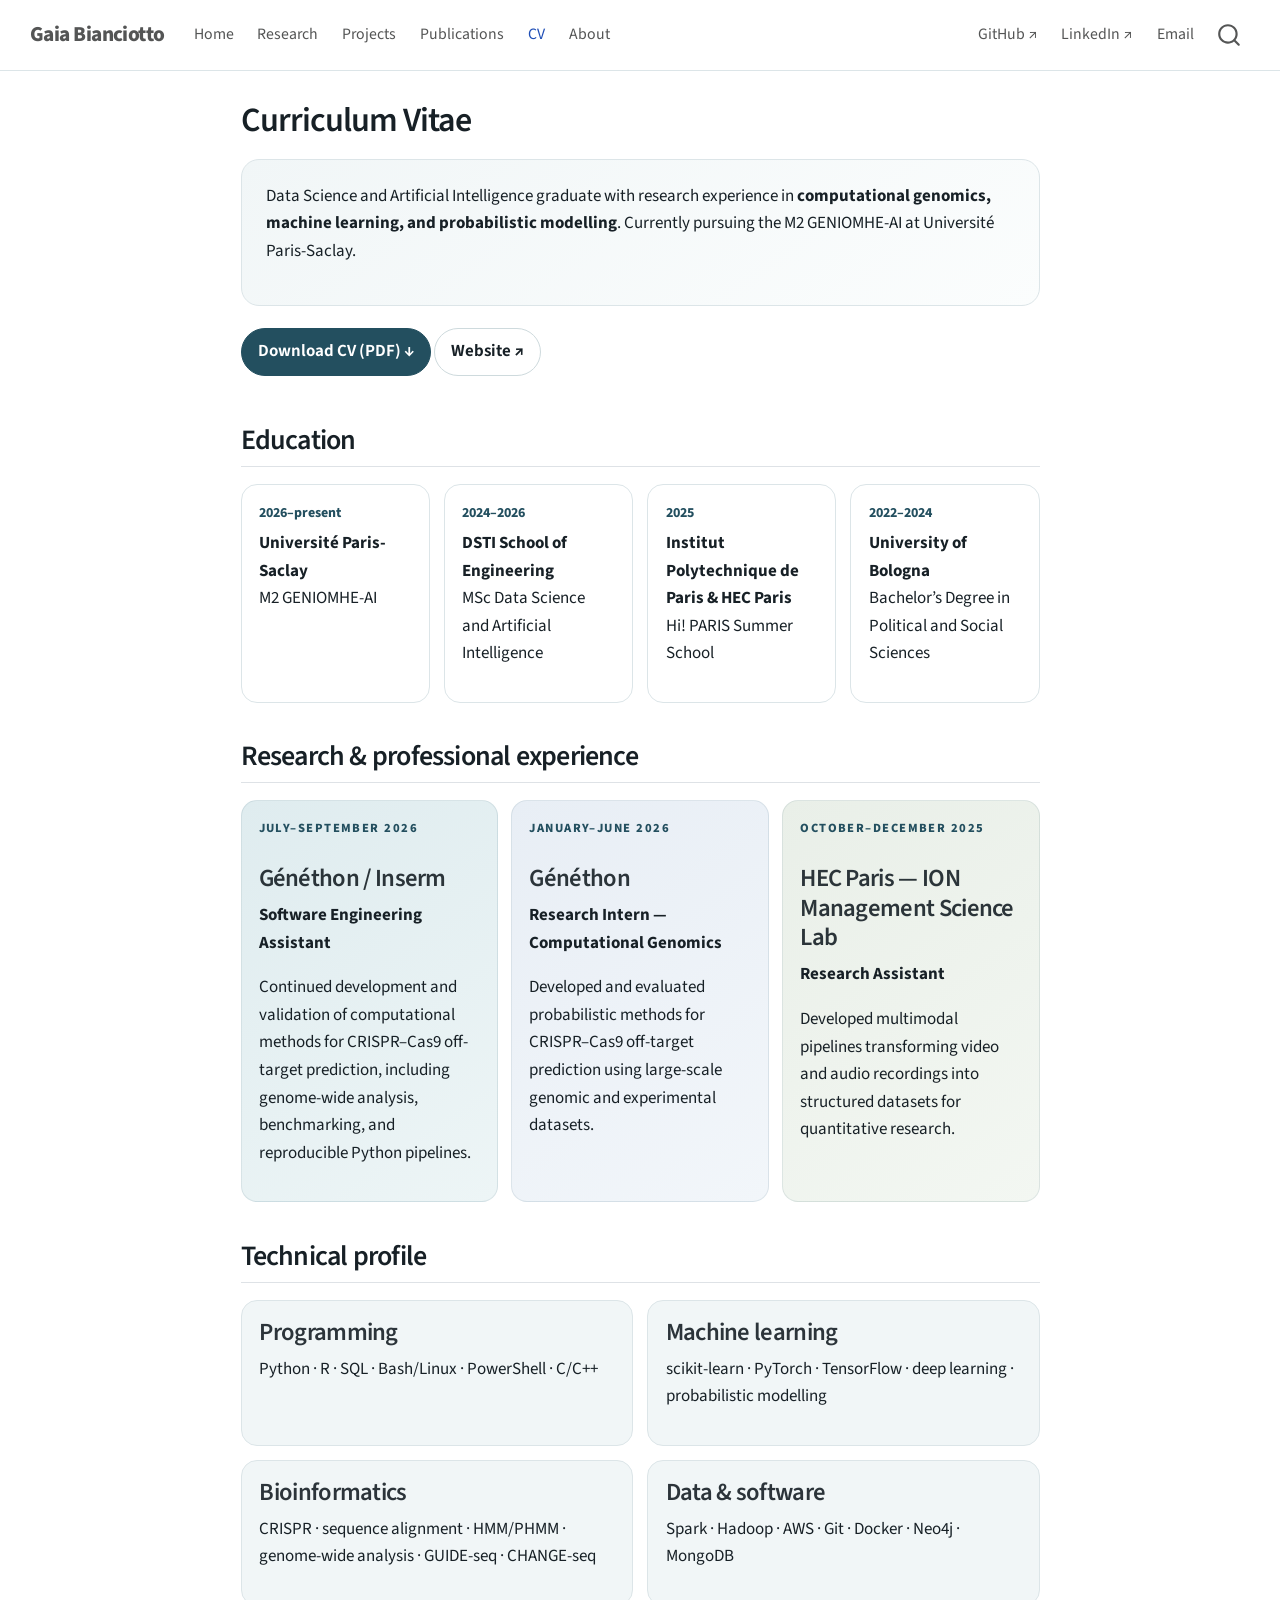
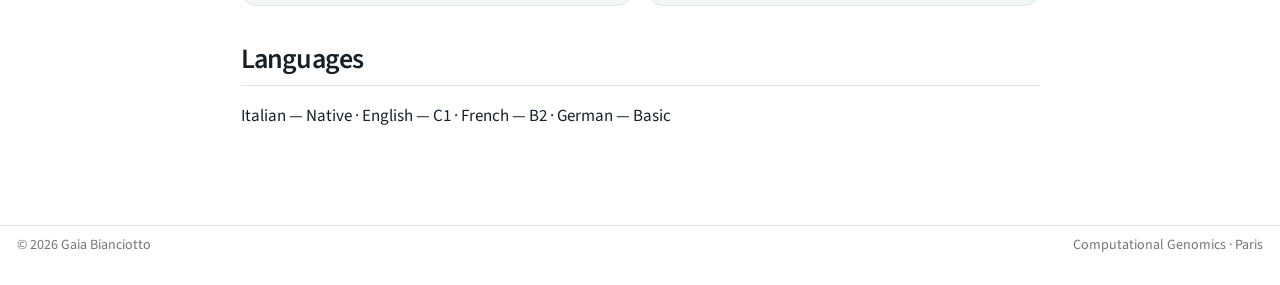
<file: cv.html>
<!DOCTYPE html>
<html xmlns="http://www.w3.org/1999/xhtml" lang="en" xml:lang="en"><head>

<meta charset="utf-8">
<meta name="generator" content="quarto-1.10.18">

<meta name="viewport" content="width=device-width, initial-scale=1.0, user-scalable=yes">


<title>Curriculum Vitae – Gaia Bianciotto</title>
<style>
/* Default styles provided by pandoc.
** See https://pandoc.org/MANUAL.html#variables-for-html for config info.
*/
span.smallcaps{font-variant: small-caps;}
div.columns{display: flex; gap: 1.5em;}
div.column{flex: auto;}
@media screen {
div.columns{gap: min(4vw, 1.5em);}
div.column{overflow-x: auto;}
}
div.hanging-indent{margin-left: 1.5em; text-indent: -1.5em;}
ul.task-list{list-style: none;}
ul.task-list li input[type="checkbox"] {
  width: 0.8em;
  margin: 0 0.8em 0.2em -1em; /* quarto-specific, see https://github.com/quarto-dev/quarto-cli/issues/4556 */ 
  vertical-align: middle;
}
</style>


<script src="site_libs/quarto-nav/quarto-nav.js"></script>
<script src="site_libs/quarto-nav/headroom.min.js"></script>
<script src="site_libs/clipboard/clipboard.min.js"></script>
<script src="site_libs/quarto-search/autocomplete.umd.js"></script>
<script src="site_libs/quarto-search/fuse.min.js"></script>
<script src="site_libs/quarto-search/quarto-search.js"></script>
<meta name="quarto:offset" content="./">
<script src="site_libs/quarto-html/quarto.js" type="module"></script>
<script src="site_libs/quarto-html/tabsets/tabsets.js" type="module"></script>
<script src="site_libs/quarto-html/popper.min.js"></script>
<script src="site_libs/quarto-html/tippy.umd.min.js"></script>
<script src="site_libs/quarto-html/anchor.min.js"></script>
<link href="site_libs/quarto-html/tippy.css" rel="stylesheet">
<link href="site_libs/quarto-html/quarto-syntax-highlighting-64a204ab8560d761af7679ceaba22944.css" rel="stylesheet" id="quarto-text-highlighting-styles">
<script src="site_libs/bootstrap/bootstrap.min.js"></script>
<link href="site_libs/bootstrap/bootstrap-icons.css" rel="stylesheet">
<link href="site_libs/bootstrap/bootstrap-ea1971949f186b5d7ecce1fd3cf000e4.min.css" rel="stylesheet" append-hash="true" id="quarto-bootstrap" data-mode="light">
<script id="quarto-search-options" type="application/json">{
  "location": "navbar",
  "copy-button": false,
  "collapse-after": 3,
  "panel-placement": "end",
  "type": "overlay",
  "limit": 50,
  "keyboard-shortcut": [
    "f",
    "/",
    "s"
  ],
  "show-item-context": false,
  "language": {
    "search-no-results-text": "No results",
    "search-matching-documents-text": "matching documents",
    "search-copy-link-title": "Copy link to search",
    "search-hide-matches-text": "Hide additional matches",
    "search-more-match-text": "more match in this document",
    "search-more-matches-text": "more matches in this document",
    "search-clear-button-title": "Clear",
    "search-text-placeholder": "",
    "search-detached-cancel-button-title": "Cancel",
    "search-submit-button-title": "Submit",
    "search-label": "Search"
  }
}</script>
<style>html{ scroll-behavior: smooth; }</style>


<link rel="stylesheet" href="styles.css">
</head>

<body class="nav-fixed fullcontent quarto-light">

<div id="quarto-search-results"></div>
  <header id="quarto-header" class="headroom fixed-top">
    <nav class="navbar navbar-expand-lg " data-bs-theme="dark">
      <div class="navbar-container container-fluid">
      <div class="navbar-brand-container mx-auto">
    <a class="navbar-brand" href="./index.html">
    <span class="navbar-title">Gaia Bianciotto</span>
    </a>
  </div>
            <div id="quarto-search" class="" title="Search"></div>
          <button class="navbar-toggler" type="button" data-bs-toggle="collapse" data-bs-target="#navbarCollapse" aria-controls="navbarCollapse" role="menu" aria-expanded="false" aria-label="Toggle navigation" onclick="if (window.quartoToggleHeadroom) { window.quartoToggleHeadroom(); }">
  <span class="navbar-toggler-icon"></span>
</button>
          <div class="collapse navbar-collapse" id="navbarCollapse">
            <ul class="navbar-nav navbar-nav-scroll me-auto">
  <li class="nav-item">
    <a class="nav-link" href="./index.html"> 
<span class="menu-text">Home</span></a>
  </li>  
  <li class="nav-item">
    <a class="nav-link" href="./research.html"> 
<span class="menu-text">Research</span></a>
  </li>  
  <li class="nav-item">
    <a class="nav-link" href="./projects.html"> 
<span class="menu-text">Projects</span></a>
  </li>  
  <li class="nav-item">
    <a class="nav-link" href="./publications.html"> 
<span class="menu-text">Publications</span></a>
  </li>  
  <li class="nav-item">
    <a class="nav-link active" href="./cv.html" aria-current="page"> 
<span class="menu-text">CV</span></a>
  </li>  
  <li class="nav-item">
    <a class="nav-link" href="./about.html"> 
<span class="menu-text">About</span></a>
  </li>  
</ul>
            <ul class="navbar-nav navbar-nav-scroll ms-auto">
  <li class="nav-item">
    <a class="nav-link" href="https://github.com/gaiabianciotto"> 
<span class="menu-text">GitHub ↗</span></a>
  </li>  
  <li class="nav-item">
    <a class="nav-link" href="https://www.linkedin.com/in/gaia-bianciotto-269056312/"> 
<span class="menu-text">LinkedIn ↗</span></a>
  </li>  
  <li class="nav-item">
    <a class="nav-link" href="mailto:gaia.bianciotto@etud.univ-evry.fr"> 
<span class="menu-text">Email</span></a>
  </li>  
</ul>
          </div> <!-- /navcollapse -->
            <div class="quarto-navbar-tools">
</div>
      </div> <!-- /container-fluid -->
    </nav>
</header>
<!-- content -->
<div id="quarto-content" class="quarto-container page-columns page-rows-contents page-layout-article page-navbar">
<!-- sidebar -->
<!-- margin-sidebar -->
    
<!-- main -->
<main class="content" id="quarto-document-content">

<header id="title-block-header" class="quarto-title-block default">
<div class="quarto-title">
<h1 class="title">Curriculum Vitae</h1>
</div>



<div class="quarto-title-meta">

    
  
    
  </div>
  


</header>


<div class="cv-summary panel-ice reveal">
<p>Data Science and Artificial Intelligence graduate with research experience in <strong>computational genomics, machine learning, and probabilistic modelling</strong>. Currently pursuing the M2 GENIOMHE-AI at Université Paris-Saclay.</p>
</div>
<div class="cv-download-row reveal">
<p><a href="assets/Gaia_Bianciotto_CV.pdf" class="btn btn-primary" download="Gaia_Bianciotto_CV.pdf">Download CV (PDF) ↓</a> <a href="https://gaiabianciotto.github.io" class="btn btn-soft" target="_blank">Website ↗</a></p>
</div>
<section id="education" class="level2">
<h2 class="anchored" data-anchor-id="education">Education</h2>
<div class="timeline-grid reveal">
<div class="timeline-card">
<div class="timeline-year">
2026–present
</div>
<p><strong>Université Paris-Saclay</strong><br>
M2 GENIOMHE-AI</p>
</div>
<div class="timeline-card">
<div class="timeline-year">
2024–2026
</div>
<p><strong>DSTI School of Engineering</strong><br>
MSc Data Science and Artificial Intelligence</p>
</div>
<div class="timeline-card">
<div class="timeline-year">
2025
</div>
<p><strong>Institut Polytechnique de Paris &amp; HEC Paris</strong><br>
Hi! PARIS Summer School</p>
</div>
<div class="timeline-card">
<div class="timeline-year">
2022–2024
</div>
<p><strong>University of Bologna</strong><br>
Bachelor’s Degree in Political and Social Sciences</p>
</div>
</div>
</section>
<section id="research-professional-experience" class="level2">
<h2 class="anchored" data-anchor-id="research-professional-experience">Research &amp; professional experience</h2>
<div class="experience-stack reveal">
<div class="experience-card panel-teal">
<div class="eyebrow">
JULY–SEPTEMBER 2026
</div>
<section id="généthon-inserm" class="level3">
<h3 class="anchored" data-anchor-id="généthon-inserm">Généthon / Inserm</h3>
<p><strong>Software Engineering Assistant</strong></p>
<p>Continued development and validation of computational methods for CRISPR–Cas9 off-target prediction, including genome-wide analysis, benchmarking, and reproducible Python pipelines.</p>
</section>
</div>
<div class="experience-card panel-blue">
<div class="eyebrow">
JANUARY–JUNE 2026
</div>
<section id="généthon" class="level3">
<h3 class="anchored" data-anchor-id="généthon">Généthon</h3>
<p><strong>Research Intern — Computational Genomics</strong></p>
<p>Developed and evaluated probabilistic methods for CRISPR–Cas9 off-target prediction using large-scale genomic and experimental datasets.</p>
</section>
</div>
<div class="experience-card panel-sage">
<div class="eyebrow">
OCTOBER–DECEMBER 2025
</div>
<section id="hec-paris-ion-management-science-lab" class="level3">
<h3 class="anchored" data-anchor-id="hec-paris-ion-management-science-lab">HEC Paris — ION Management Science Lab</h3>
<p><strong>Research Assistant</strong></p>
<p>Developed multimodal pipelines transforming video and audio recordings into structured datasets for quantitative research.</p>
</section>
</div>
</div>
</section>
<section id="technical-profile" class="level2">
<h2 class="anchored" data-anchor-id="technical-profile">Technical profile</h2>
<div class="skill-grid reveal">
<section id="programming" class="level3 skill-panel">
<h3 class="anchored" data-anchor-id="programming">Programming</h3>
<p>Python · R · SQL · Bash/Linux · PowerShell · C/C++</p>
</section>
<section id="machine-learning" class="level3 skill-panel">
<h3 class="anchored" data-anchor-id="machine-learning">Machine learning</h3>
<p>scikit-learn · PyTorch · TensorFlow · deep learning · probabilistic modelling</p>
</section>
<section id="bioinformatics" class="level3 skill-panel">
<h3 class="anchored" data-anchor-id="bioinformatics">Bioinformatics</h3>
<p>CRISPR · sequence alignment · HMM/PHMM · genome-wide analysis · GUIDE-seq · CHANGE-seq</p>
</section>
<section id="data-software" class="level3 skill-panel">
<h3 class="anchored" data-anchor-id="data-software">Data &amp; software</h3>
<p>Spark · Hadoop · AWS · Git · Docker · Neo4j · MongoDB</p>
</section>
</div>
</section>
<section id="languages" class="level2">
<h2 class="anchored" data-anchor-id="languages">Languages</h2>
<p>Italian — Native · English — C1 · French — B2 · German — Basic</p>


</section>

</main> <!-- /main -->
<script src="interactions.js"></script>

<script id="quarto-html-after-body" type="application/javascript">
  window.document.addEventListener("DOMContentLoaded", function (event) {
    const icon = "";
    const anchorJS = new window.AnchorJS();
    anchorJS.options = {
      placement: 'right',
      icon: icon
    };
    anchorJS.add('.anchored');
    const isCodeAnnotation = (el) => {
      for (const clz of el.classList) {
        if (clz.startsWith('code-annotation-')) {                     
          return true;
        }
      }
      return false;
    }
    const onCopySuccess = function(e) {
      // button target
      const button = e.trigger;
      // don't keep focus
      button.blur();
      // flash "checked"
      button.classList.add('code-copy-button-checked');
      var currentTitle = button.getAttribute("title");
      button.setAttribute("title", "Copied!");
      let tooltip;
      if (window.bootstrap) {
        button.setAttribute("data-bs-toggle", "tooltip");
        button.setAttribute("data-bs-placement", "left");
        button.setAttribute("data-bs-title", "Copied!");
        tooltip = new bootstrap.Tooltip(button, 
          { trigger: "manual", 
            customClass: "code-copy-button-tooltip",
            offset: [0, -8]});
        tooltip.show();    
      }
      setTimeout(function() {
        if (tooltip) {
          tooltip.hide();
          button.removeAttribute("data-bs-title");
          button.removeAttribute("data-bs-toggle");
          button.removeAttribute("data-bs-placement");
        }
        button.setAttribute("title", currentTitle);
        button.classList.remove('code-copy-button-checked');
      }, 1000);
      // clear code selection
      e.clearSelection();
    }
    const getTextToCopy = function(trigger) {
      const outerScaffold = trigger.parentElement.cloneNode(true);
      const codeEl = outerScaffold.querySelector('code');
      for (const childEl of codeEl.children) {
        if (isCodeAnnotation(childEl)) {
          childEl.remove();
        }
      }
      return codeEl.innerText;
    }
    const clipboard = new window.ClipboardJS('.code-copy-button:not([data-in-quarto-modal])', {
      text: getTextToCopy
    });
    clipboard.on('success', onCopySuccess);
    if (window.document.getElementById('quarto-embedded-source-code-modal')) {
      const clipboardModal = new window.ClipboardJS('.code-copy-button[data-in-quarto-modal]', {
        text: getTextToCopy,
        container: window.document.getElementById('quarto-embedded-source-code-modal')
      });
      clipboardModal.on('success', onCopySuccess);
    }
      var localhostRegex = new RegExp(/^(?:http|https):\/\/localhost\:?[0-9]*\//);
      var mailtoRegex = new RegExp(/^mailto:/);
        var filterRegex = new RegExp('/' + window.location.host + '/');
      var isInternal = (href) => {
          return filterRegex.test(href) || localhostRegex.test(href) || mailtoRegex.test(href);
      }
      // Inspect non-navigation links and adorn them if external
     var links = window.document.querySelectorAll('a[href]:not(.nav-link):not(.navbar-brand):not(.toc-action):not(.sidebar-link):not(.sidebar-item-toggle):not(.pagination-link):not(.no-external):not([aria-hidden]):not(.dropdown-item):not(.quarto-navigation-tool):not(.about-link)');
      for (var i=0; i<links.length; i++) {
        const link = links[i];
        if (!isInternal(link.href)) {
          // undo the damage that might have been done by quarto-nav.js in the case of
          // links that we want to consider external
          if (link.dataset.originalHref !== undefined) {
            link.href = link.dataset.originalHref;
          }
            // target, if specified
            link.setAttribute("target", "_blank");
            if (link.getAttribute("rel") === null) {
              link.setAttribute("rel", "noopener");
            }
        }
      }
    function tippyHover(el, contentFn, onTriggerFn, onUntriggerFn) {
      const config = {
        allowHTML: true,
        maxWidth: 500,
        delay: 100,
        arrow: false,
        appendTo: function(el) {
            return el.parentElement;
        },
        interactive: true,
        interactiveBorder: 10,
        theme: 'quarto',
        placement: 'bottom-start',
      };
      if (contentFn) {
        config.content = contentFn;
      }
      if (onTriggerFn) {
        config.onTrigger = onTriggerFn;
      }
      if (onUntriggerFn) {
        config.onUntrigger = onUntriggerFn;
      }
      window.tippy(el, config); 
    }
    const noterefs = window.document.querySelectorAll('a[role="doc-noteref"]');
    for (var i=0; i<noterefs.length; i++) {
      const ref = noterefs[i];
      tippyHover(ref, function() {
        // use id or data attribute instead here
        let href = ref.getAttribute('data-footnote-href') || ref.getAttribute('href');
        try { href = new URL(href).hash; } catch {}
        const id = href.replace(/^#\/?/, "");
        const note = window.document.getElementById(id);
        if (note) {
          return note.innerHTML;
        } else {
          return "";
        }
      });
    }
    const xrefs = window.document.querySelectorAll('a.quarto-xref');
    const processXRef = (id, note) => {
      // Strip column container classes
      const stripColumnClz = (el) => {
        el.classList.remove("page-full", "page-columns");
        if (el.children) {
          for (const child of el.children) {
            stripColumnClz(child);
          }
        }
      }
      stripColumnClz(note)
      if (id === null || id.startsWith('sec-')) {
        // Special case sections, only their first couple elements
        const container = document.createElement("div");
        if (note.children && note.children.length > 2) {
          container.appendChild(note.children[0].cloneNode(true));
          for (let i = 1; i < note.children.length; i++) {
            const child = note.children[i];
            if (child.tagName === "P" && child.innerText === "") {
              continue;
            } else {
              container.appendChild(child.cloneNode(true));
              break;
            }
          }
          if (window.Quarto?.typesetMath) {
            window.Quarto.typesetMath(container);
          }
          return container.innerHTML
        } else {
          if (window.Quarto?.typesetMath) {
            window.Quarto.typesetMath(note);
          }
          return note.innerHTML;
        }
      } else {
        // Remove any anchor links if they are present
        const anchorLink = note.querySelector('a.anchorjs-link');
        if (anchorLink) {
          anchorLink.remove();
        }
        if (window.Quarto?.typesetMath) {
          window.Quarto.typesetMath(note);
        }
        if (note.classList.contains("callout")) {
          return note.outerHTML;
        } else {
          return note.innerHTML;
        }
      }
    }
    for (var i=0; i<xrefs.length; i++) {
      const xref = xrefs[i];
      tippyHover(xref, undefined, function(instance) {
        instance.disable();
        let url = xref.getAttribute('href');
        let hash = undefined; 
        if (url.startsWith('#')) {
          hash = url;
        } else {
          try { hash = new URL(url).hash; } catch {}
        }
        if (hash) {
          const id = hash.replace(/^#\/?/, "");
          const note = window.document.getElementById(id);
          if (note !== null) {
            try {
              const html = processXRef(id, note.cloneNode(true));
              instance.setContent(html);
            } finally {
              instance.enable();
              instance.show();
            }
          } else {
            // See if we can fetch this
            fetch(url.split('#')[0])
            .then(res => res.text())
            .then(html => {
              const parser = new DOMParser();
              const htmlDoc = parser.parseFromString(html, "text/html");
              const note = htmlDoc.getElementById(id);
              if (note !== null) {
                const html = processXRef(id, note);
                instance.setContent(html);
              } 
            }).finally(() => {
              instance.enable();
              instance.show();
            });
          }
        } else {
          // See if we can fetch a full url (with no hash to target)
          // This is a special case and we should probably do some content thinning / targeting
          fetch(url)
          .then(res => res.text())
          .then(html => {
            const parser = new DOMParser();
            const htmlDoc = parser.parseFromString(html, "text/html");
            const note = htmlDoc.querySelector('main.content');
            if (note !== null) {
              // This should only happen for chapter cross references
              // (since there is no id in the URL)
              // remove the first header
              if (note.children.length > 0 && note.children[0].tagName === "HEADER") {
                note.children[0].remove();
              }
              const html = processXRef(null, note);
              instance.setContent(html);
            } 
          }).finally(() => {
            instance.enable();
            instance.show();
          });
        }
      }, function(instance) {
      });
    }
        let selectedAnnoteEl;
        const selectorForAnnotation = ( cell, annotation) => {
          let cellAttr = 'data-code-cell="' + cell + '"';
          let lineAttr = 'data-code-annotation="' +  annotation + '"';
          const selector = 'span[' + cellAttr + '][' + lineAttr + ']';
          return selector;
        }
        const selectCodeLines = (annoteEl) => {
          const doc = window.document;
          const targetCell = annoteEl.getAttribute("data-target-cell");
          const targetAnnotation = annoteEl.getAttribute("data-target-annotation");
          const annoteSpan = window.document.querySelector(selectorForAnnotation(targetCell, targetAnnotation));
          const lines = annoteSpan.getAttribute("data-code-lines").split(",");
          const lineIds = lines.map((line) => {
            return targetCell + "-" + line;
          })
          let top = null;
          let height = null;
          let parent = null;
          if (lineIds.length > 0) {
              //compute the position of the single el (top and bottom and make a div)
              const el = window.document.getElementById(lineIds[0]);
              top = el.offsetTop;
              height = el.offsetHeight;
              parent = el.parentElement.parentElement;
            if (lineIds.length > 1) {
              const lastEl = window.document.getElementById(lineIds[lineIds.length - 1]);
              const bottom = lastEl.offsetTop + lastEl.offsetHeight;
              height = bottom - top;
            }
            if (top !== null && height !== null && parent !== null) {
              // cook up a div (if necessary) and position it 
              let div = window.document.getElementById("code-annotation-line-highlight");
              if (div === null) {
                div = window.document.createElement("div");
                div.setAttribute("id", "code-annotation-line-highlight");
                div.style.position = 'absolute';
                parent.appendChild(div);
              }
              div.style.top = top - 2 + "px";
              div.style.height = height + 4 + "px";
              div.style.left = 0;
              let gutterDiv = window.document.getElementById("code-annotation-line-highlight-gutter");
              if (gutterDiv === null) {
                gutterDiv = window.document.createElement("div");
                gutterDiv.setAttribute("id", "code-annotation-line-highlight-gutter");
                gutterDiv.style.position = 'absolute';
                const codeCell = window.document.getElementById(targetCell);
                const gutter = codeCell.querySelector('.code-annotation-gutter');
                gutter.appendChild(gutterDiv);
              }
              gutterDiv.style.top = top - 2 + "px";
              gutterDiv.style.height = height + 4 + "px";
            }
            selectedAnnoteEl = annoteEl;
          }
        };
        const unselectCodeLines = () => {
          const elementsIds = ["code-annotation-line-highlight", "code-annotation-line-highlight-gutter"];
          elementsIds.forEach((elId) => {
            const div = window.document.getElementById(elId);
            if (div) {
              div.remove();
            }
          });
          selectedAnnoteEl = undefined;
        };
          // Handle positioning of the toggle
      window.addEventListener(
        "resize",
        throttle(() => {
          elRect = undefined;
          if (selectedAnnoteEl) {
            selectCodeLines(selectedAnnoteEl);
          }
        }, 10)
      );
      function throttle(fn, ms) {
      let throttle = false;
      let timer;
        return (...args) => {
          if(!throttle) { // first call gets through
              fn.apply(this, args);
              throttle = true;
          } else { // all the others get throttled
              if(timer) clearTimeout(timer); // cancel #2
              timer = setTimeout(() => {
                fn.apply(this, args);
                timer = throttle = false;
              }, ms);
          }
        };
      }
        // Attach click handler to the DT
        const annoteDls = window.document.querySelectorAll('dt[data-target-cell]');
        for (const annoteDlNode of annoteDls) {
          annoteDlNode.addEventListener('click', (event) => {
            const clickedEl = event.target;
            if (clickedEl !== selectedAnnoteEl) {
              unselectCodeLines();
              const activeEl = window.document.querySelector('dt[data-target-cell].code-annotation-active');
              if (activeEl) {
                activeEl.classList.remove('code-annotation-active');
              }
              selectCodeLines(clickedEl);
              clickedEl.classList.add('code-annotation-active');
            } else {
              // Unselect the line
              unselectCodeLines();
              clickedEl.classList.remove('code-annotation-active');
            }
          });
        }
    const findCites = (el) => {
      const parentEl = el.parentElement;
      if (parentEl) {
        const cites = parentEl.dataset.cites;
        if (cites) {
          return {
            el,
            cites: cites.split(' ')
          };
        } else {
          return findCites(el.parentElement)
        }
      } else {
        return undefined;
      }
    };
    var bibliorefs = window.document.querySelectorAll('a[role="doc-biblioref"]');
    for (var i=0; i<bibliorefs.length; i++) {
      const ref = bibliorefs[i];
      const citeInfo = findCites(ref);
      if (citeInfo) {
        tippyHover(citeInfo.el, function() {
          var popup = window.document.createElement('div');
          citeInfo.cites.forEach(function(cite) {
            var citeDiv = window.document.createElement('div');
            citeDiv.classList.add('hanging-indent');
            citeDiv.classList.add('csl-entry');
            var biblioDiv = window.document.getElementById('ref-' + cite);
            if (biblioDiv) {
              citeDiv.innerHTML = biblioDiv.innerHTML;
            }
            popup.appendChild(citeDiv);
          });
          return popup.innerHTML;
        });
      }
    }
  });
  </script>
</div> <!-- /content -->
<footer class="footer">
  <div class="nav-footer">
    <div class="nav-footer-left">
<p>© 2026 Gaia Bianciotto</p>
</div>   
    <div class="nav-footer-center">
      &nbsp;
    </div>
    <div class="nav-footer-right">
<p>Computational Genomics · Paris</p>
</div>
  </div>
</footer>




<script src="site_libs/quarto-html/zenscroll-min.js"></script>
</body></html>
</file>
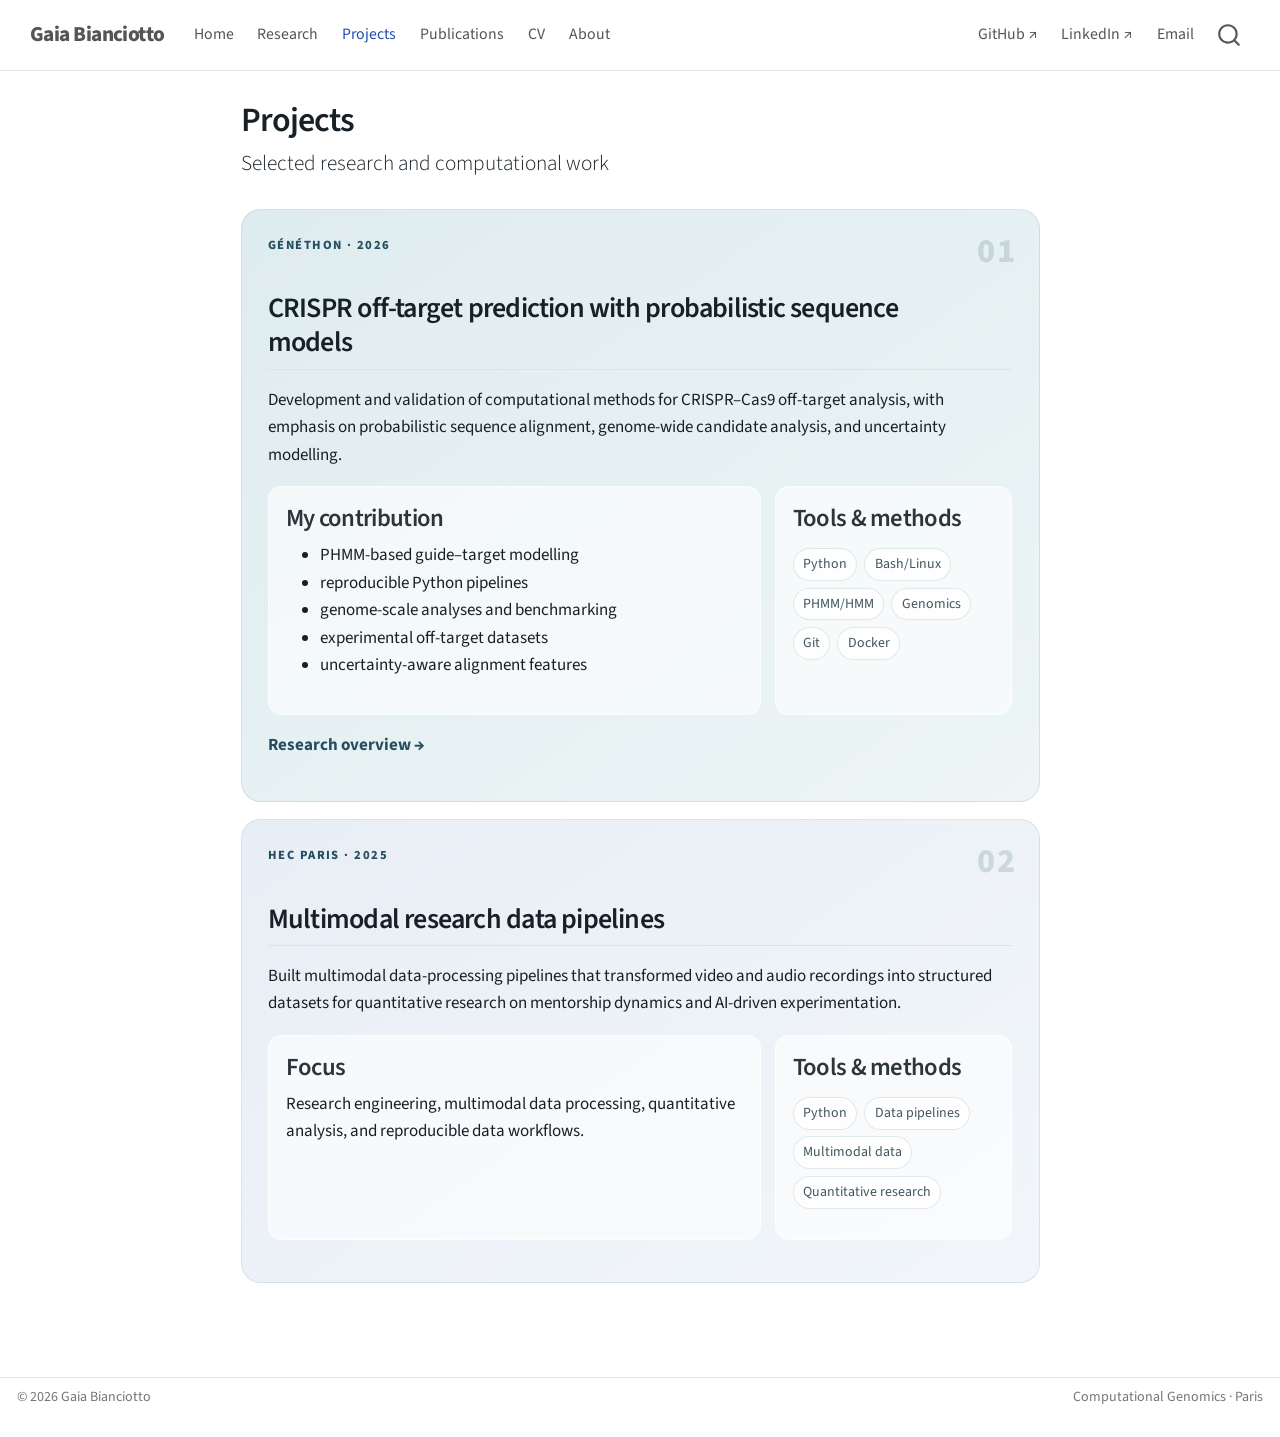
<file: projects.html>
<!DOCTYPE html>
<html xmlns="http://www.w3.org/1999/xhtml" lang="en" xml:lang="en"><head>

<meta charset="utf-8">
<meta name="generator" content="quarto-1.10.18">

<meta name="viewport" content="width=device-width, initial-scale=1.0, user-scalable=yes">


<title>Projects – Gaia Bianciotto</title>
<style>
/* Default styles provided by pandoc.
** See https://pandoc.org/MANUAL.html#variables-for-html for config info.
*/
span.smallcaps{font-variant: small-caps;}
div.columns{display: flex; gap: 1.5em;}
div.column{flex: auto;}
@media screen {
div.columns{gap: min(4vw, 1.5em);}
div.column{overflow-x: auto;}
}
div.hanging-indent{margin-left: 1.5em; text-indent: -1.5em;}
ul.task-list{list-style: none;}
ul.task-list li input[type="checkbox"] {
  width: 0.8em;
  margin: 0 0.8em 0.2em -1em; /* quarto-specific, see https://github.com/quarto-dev/quarto-cli/issues/4556 */ 
  vertical-align: middle;
}
</style>


<script src="site_libs/quarto-nav/quarto-nav.js"></script>
<script src="site_libs/quarto-nav/headroom.min.js"></script>
<script src="site_libs/clipboard/clipboard.min.js"></script>
<script src="site_libs/quarto-search/autocomplete.umd.js"></script>
<script src="site_libs/quarto-search/fuse.min.js"></script>
<script src="site_libs/quarto-search/quarto-search.js"></script>
<meta name="quarto:offset" content="./">
<script src="site_libs/quarto-html/quarto.js" type="module"></script>
<script src="site_libs/quarto-html/tabsets/tabsets.js" type="module"></script>
<script src="site_libs/quarto-html/popper.min.js"></script>
<script src="site_libs/quarto-html/tippy.umd.min.js"></script>
<script src="site_libs/quarto-html/anchor.min.js"></script>
<link href="site_libs/quarto-html/tippy.css" rel="stylesheet">
<link href="site_libs/quarto-html/quarto-syntax-highlighting-64a204ab8560d761af7679ceaba22944.css" rel="stylesheet" id="quarto-text-highlighting-styles">
<script src="site_libs/bootstrap/bootstrap.min.js"></script>
<link href="site_libs/bootstrap/bootstrap-icons.css" rel="stylesheet">
<link href="site_libs/bootstrap/bootstrap-ea1971949f186b5d7ecce1fd3cf000e4.min.css" rel="stylesheet" append-hash="true" id="quarto-bootstrap" data-mode="light">
<script id="quarto-search-options" type="application/json">{
  "location": "navbar",
  "copy-button": false,
  "collapse-after": 3,
  "panel-placement": "end",
  "type": "overlay",
  "limit": 50,
  "keyboard-shortcut": [
    "f",
    "/",
    "s"
  ],
  "show-item-context": false,
  "language": {
    "search-no-results-text": "No results",
    "search-matching-documents-text": "matching documents",
    "search-copy-link-title": "Copy link to search",
    "search-hide-matches-text": "Hide additional matches",
    "search-more-match-text": "more match in this document",
    "search-more-matches-text": "more matches in this document",
    "search-clear-button-title": "Clear",
    "search-text-placeholder": "",
    "search-detached-cancel-button-title": "Cancel",
    "search-submit-button-title": "Submit",
    "search-label": "Search"
  }
}</script>
<style>html{ scroll-behavior: smooth; }</style>


<link rel="stylesheet" href="styles.css">
</head>

<body class="nav-fixed fullcontent quarto-light">

<div id="quarto-search-results"></div>
  <header id="quarto-header" class="headroom fixed-top">
    <nav class="navbar navbar-expand-lg " data-bs-theme="dark">
      <div class="navbar-container container-fluid">
      <div class="navbar-brand-container mx-auto">
    <a class="navbar-brand" href="./index.html">
    <span class="navbar-title">Gaia Bianciotto</span>
    </a>
  </div>
            <div id="quarto-search" class="" title="Search"></div>
          <button class="navbar-toggler" type="button" data-bs-toggle="collapse" data-bs-target="#navbarCollapse" aria-controls="navbarCollapse" role="menu" aria-expanded="false" aria-label="Toggle navigation" onclick="if (window.quartoToggleHeadroom) { window.quartoToggleHeadroom(); }">
  <span class="navbar-toggler-icon"></span>
</button>
          <div class="collapse navbar-collapse" id="navbarCollapse">
            <ul class="navbar-nav navbar-nav-scroll me-auto">
  <li class="nav-item">
    <a class="nav-link" href="./index.html"> 
<span class="menu-text">Home</span></a>
  </li>  
  <li class="nav-item">
    <a class="nav-link" href="./research.html"> 
<span class="menu-text">Research</span></a>
  </li>  
  <li class="nav-item">
    <a class="nav-link active" href="./projects.html" aria-current="page"> 
<span class="menu-text">Projects</span></a>
  </li>  
  <li class="nav-item">
    <a class="nav-link" href="./publications.html"> 
<span class="menu-text">Publications</span></a>
  </li>  
  <li class="nav-item">
    <a class="nav-link" href="./cv.html"> 
<span class="menu-text">CV</span></a>
  </li>  
  <li class="nav-item">
    <a class="nav-link" href="./about.html"> 
<span class="menu-text">About</span></a>
  </li>  
</ul>
            <ul class="navbar-nav navbar-nav-scroll ms-auto">
  <li class="nav-item">
    <a class="nav-link" href="https://github.com/gaiabianciotto"> 
<span class="menu-text">GitHub ↗</span></a>
  </li>  
  <li class="nav-item">
    <a class="nav-link" href="https://www.linkedin.com/in/gaia-bianciotto-269056312/"> 
<span class="menu-text">LinkedIn ↗</span></a>
  </li>  
  <li class="nav-item">
    <a class="nav-link" href="mailto:gaia.bianciotto@etud.univ-evry.fr"> 
<span class="menu-text">Email</span></a>
  </li>  
</ul>
          </div> <!-- /navcollapse -->
            <div class="quarto-navbar-tools">
</div>
      </div> <!-- /container-fluid -->
    </nav>
</header>
<!-- content -->
<div id="quarto-content" class="quarto-container page-columns page-rows-contents page-layout-article page-navbar">
<!-- sidebar -->
<!-- margin-sidebar -->
    
<!-- main -->
<main class="content" id="quarto-document-content">

<header id="title-block-header" class="quarto-title-block default">
<div class="quarto-title">
<h1 class="title">Projects</h1>
<p class="subtitle lead">Selected research and computational work</p>
</div>



<div class="quarto-title-meta">

    
  
    
  </div>
  


</header>


<div class="project-showcase panel-teal reveal">
<div class="project-index">
01
</div>
<div class="eyebrow">
GÉNÉTHON · 2026
</div>
<section id="crispr-off-target-prediction-with-probabilistic-sequence-models" class="level2">
<h2 class="anchored" data-anchor-id="crispr-off-target-prediction-with-probabilistic-sequence-models">CRISPR off-target prediction with probabilistic sequence models</h2>
<p>Development and validation of computational methods for CRISPR–Cas9 off-target analysis, with emphasis on probabilistic sequence alignment, genome-wide candidate analysis, and uncertainty modelling.</p>
<div class="project-columns">
<section id="my-contribution" class="level3 project-subpanel">
<h3 class="anchored" data-anchor-id="my-contribution">My contribution</h3>
<ul>
<li>PHMM-based guide–target modelling</li>
<li>reproducible Python pipelines</li>
<li>genome-scale analyses and benchmarking</li>
<li>experimental off-target datasets</li>
<li>uncertainty-aware alignment features</li>
</ul>
</section>
<section id="tools-methods" class="level3 project-subpanel">
<h3 class="anchored" data-anchor-id="tools-methods">Tools &amp; methods</h3>
<div class="tag-row">
<span>Python</span><span>Bash/Linux</span><span>PHMM/HMM</span><span>Genomics</span><span>Git</span><span>Docker</span>
</div>
</section>
</div>
<p><a href="./research.html" class="panel-cta">Research overview →</a></p>
</section>
</div>
<div class="project-showcase panel-blue reveal">
<div class="project-index">
02
</div>
<div class="eyebrow">
HEC PARIS · 2025
</div>
<section id="multimodal-research-data-pipelines" class="level2">
<h2 class="anchored" data-anchor-id="multimodal-research-data-pipelines">Multimodal research data pipelines</h2>
<p>Built multimodal data-processing pipelines that transformed video and audio recordings into structured datasets for quantitative research on mentorship dynamics and AI-driven experimentation.</p>
<div class="project-columns">
<section id="focus" class="level3 project-subpanel">
<h3 class="anchored" data-anchor-id="focus">Focus</h3>
<p>Research engineering, multimodal data processing, quantitative analysis, and reproducible data workflows.</p>
</section>
<section id="tools-methods-1" class="level3 project-subpanel">
<h3 class="anchored" data-anchor-id="tools-methods-1">Tools &amp; methods</h3>
<div class="tag-row">
<span>Python</span><span>Data pipelines</span><span>Multimodal data</span><span>Quantitative research</span>
</div>
</section>
</div>
</section>
</div>



</main> <!-- /main -->
<script src="interactions.js"></script>

<script id="quarto-html-after-body" type="application/javascript">
  window.document.addEventListener("DOMContentLoaded", function (event) {
    const icon = "";
    const anchorJS = new window.AnchorJS();
    anchorJS.options = {
      placement: 'right',
      icon: icon
    };
    anchorJS.add('.anchored');
    const isCodeAnnotation = (el) => {
      for (const clz of el.classList) {
        if (clz.startsWith('code-annotation-')) {                     
          return true;
        }
      }
      return false;
    }
    const onCopySuccess = function(e) {
      // button target
      const button = e.trigger;
      // don't keep focus
      button.blur();
      // flash "checked"
      button.classList.add('code-copy-button-checked');
      var currentTitle = button.getAttribute("title");
      button.setAttribute("title", "Copied!");
      let tooltip;
      if (window.bootstrap) {
        button.setAttribute("data-bs-toggle", "tooltip");
        button.setAttribute("data-bs-placement", "left");
        button.setAttribute("data-bs-title", "Copied!");
        tooltip = new bootstrap.Tooltip(button, 
          { trigger: "manual", 
            customClass: "code-copy-button-tooltip",
            offset: [0, -8]});
        tooltip.show();    
      }
      setTimeout(function() {
        if (tooltip) {
          tooltip.hide();
          button.removeAttribute("data-bs-title");
          button.removeAttribute("data-bs-toggle");
          button.removeAttribute("data-bs-placement");
        }
        button.setAttribute("title", currentTitle);
        button.classList.remove('code-copy-button-checked');
      }, 1000);
      // clear code selection
      e.clearSelection();
    }
    const getTextToCopy = function(trigger) {
      const outerScaffold = trigger.parentElement.cloneNode(true);
      const codeEl = outerScaffold.querySelector('code');
      for (const childEl of codeEl.children) {
        if (isCodeAnnotation(childEl)) {
          childEl.remove();
        }
      }
      return codeEl.innerText;
    }
    const clipboard = new window.ClipboardJS('.code-copy-button:not([data-in-quarto-modal])', {
      text: getTextToCopy
    });
    clipboard.on('success', onCopySuccess);
    if (window.document.getElementById('quarto-embedded-source-code-modal')) {
      const clipboardModal = new window.ClipboardJS('.code-copy-button[data-in-quarto-modal]', {
        text: getTextToCopy,
        container: window.document.getElementById('quarto-embedded-source-code-modal')
      });
      clipboardModal.on('success', onCopySuccess);
    }
      var localhostRegex = new RegExp(/^(?:http|https):\/\/localhost\:?[0-9]*\//);
      var mailtoRegex = new RegExp(/^mailto:/);
        var filterRegex = new RegExp('/' + window.location.host + '/');
      var isInternal = (href) => {
          return filterRegex.test(href) || localhostRegex.test(href) || mailtoRegex.test(href);
      }
      // Inspect non-navigation links and adorn them if external
     var links = window.document.querySelectorAll('a[href]:not(.nav-link):not(.navbar-brand):not(.toc-action):not(.sidebar-link):not(.sidebar-item-toggle):not(.pagination-link):not(.no-external):not([aria-hidden]):not(.dropdown-item):not(.quarto-navigation-tool):not(.about-link)');
      for (var i=0; i<links.length; i++) {
        const link = links[i];
        if (!isInternal(link.href)) {
          // undo the damage that might have been done by quarto-nav.js in the case of
          // links that we want to consider external
          if (link.dataset.originalHref !== undefined) {
            link.href = link.dataset.originalHref;
          }
            // target, if specified
            link.setAttribute("target", "_blank");
            if (link.getAttribute("rel") === null) {
              link.setAttribute("rel", "noopener");
            }
        }
      }
    function tippyHover(el, contentFn, onTriggerFn, onUntriggerFn) {
      const config = {
        allowHTML: true,
        maxWidth: 500,
        delay: 100,
        arrow: false,
        appendTo: function(el) {
            return el.parentElement;
        },
        interactive: true,
        interactiveBorder: 10,
        theme: 'quarto',
        placement: 'bottom-start',
      };
      if (contentFn) {
        config.content = contentFn;
      }
      if (onTriggerFn) {
        config.onTrigger = onTriggerFn;
      }
      if (onUntriggerFn) {
        config.onUntrigger = onUntriggerFn;
      }
      window.tippy(el, config); 
    }
    const noterefs = window.document.querySelectorAll('a[role="doc-noteref"]');
    for (var i=0; i<noterefs.length; i++) {
      const ref = noterefs[i];
      tippyHover(ref, function() {
        // use id or data attribute instead here
        let href = ref.getAttribute('data-footnote-href') || ref.getAttribute('href');
        try { href = new URL(href).hash; } catch {}
        const id = href.replace(/^#\/?/, "");
        const note = window.document.getElementById(id);
        if (note) {
          return note.innerHTML;
        } else {
          return "";
        }
      });
    }
    const xrefs = window.document.querySelectorAll('a.quarto-xref');
    const processXRef = (id, note) => {
      // Strip column container classes
      const stripColumnClz = (el) => {
        el.classList.remove("page-full", "page-columns");
        if (el.children) {
          for (const child of el.children) {
            stripColumnClz(child);
          }
        }
      }
      stripColumnClz(note)
      if (id === null || id.startsWith('sec-')) {
        // Special case sections, only their first couple elements
        const container = document.createElement("div");
        if (note.children && note.children.length > 2) {
          container.appendChild(note.children[0].cloneNode(true));
          for (let i = 1; i < note.children.length; i++) {
            const child = note.children[i];
            if (child.tagName === "P" && child.innerText === "") {
              continue;
            } else {
              container.appendChild(child.cloneNode(true));
              break;
            }
          }
          if (window.Quarto?.typesetMath) {
            window.Quarto.typesetMath(container);
          }
          return container.innerHTML
        } else {
          if (window.Quarto?.typesetMath) {
            window.Quarto.typesetMath(note);
          }
          return note.innerHTML;
        }
      } else {
        // Remove any anchor links if they are present
        const anchorLink = note.querySelector('a.anchorjs-link');
        if (anchorLink) {
          anchorLink.remove();
        }
        if (window.Quarto?.typesetMath) {
          window.Quarto.typesetMath(note);
        }
        if (note.classList.contains("callout")) {
          return note.outerHTML;
        } else {
          return note.innerHTML;
        }
      }
    }
    for (var i=0; i<xrefs.length; i++) {
      const xref = xrefs[i];
      tippyHover(xref, undefined, function(instance) {
        instance.disable();
        let url = xref.getAttribute('href');
        let hash = undefined; 
        if (url.startsWith('#')) {
          hash = url;
        } else {
          try { hash = new URL(url).hash; } catch {}
        }
        if (hash) {
          const id = hash.replace(/^#\/?/, "");
          const note = window.document.getElementById(id);
          if (note !== null) {
            try {
              const html = processXRef(id, note.cloneNode(true));
              instance.setContent(html);
            } finally {
              instance.enable();
              instance.show();
            }
          } else {
            // See if we can fetch this
            fetch(url.split('#')[0])
            .then(res => res.text())
            .then(html => {
              const parser = new DOMParser();
              const htmlDoc = parser.parseFromString(html, "text/html");
              const note = htmlDoc.getElementById(id);
              if (note !== null) {
                const html = processXRef(id, note);
                instance.setContent(html);
              } 
            }).finally(() => {
              instance.enable();
              instance.show();
            });
          }
        } else {
          // See if we can fetch a full url (with no hash to target)
          // This is a special case and we should probably do some content thinning / targeting
          fetch(url)
          .then(res => res.text())
          .then(html => {
            const parser = new DOMParser();
            const htmlDoc = parser.parseFromString(html, "text/html");
            const note = htmlDoc.querySelector('main.content');
            if (note !== null) {
              // This should only happen for chapter cross references
              // (since there is no id in the URL)
              // remove the first header
              if (note.children.length > 0 && note.children[0].tagName === "HEADER") {
                note.children[0].remove();
              }
              const html = processXRef(null, note);
              instance.setContent(html);
            } 
          }).finally(() => {
            instance.enable();
            instance.show();
          });
        }
      }, function(instance) {
      });
    }
        let selectedAnnoteEl;
        const selectorForAnnotation = ( cell, annotation) => {
          let cellAttr = 'data-code-cell="' + cell + '"';
          let lineAttr = 'data-code-annotation="' +  annotation + '"';
          const selector = 'span[' + cellAttr + '][' + lineAttr + ']';
          return selector;
        }
        const selectCodeLines = (annoteEl) => {
          const doc = window.document;
          const targetCell = annoteEl.getAttribute("data-target-cell");
          const targetAnnotation = annoteEl.getAttribute("data-target-annotation");
          const annoteSpan = window.document.querySelector(selectorForAnnotation(targetCell, targetAnnotation));
          const lines = annoteSpan.getAttribute("data-code-lines").split(",");
          const lineIds = lines.map((line) => {
            return targetCell + "-" + line;
          })
          let top = null;
          let height = null;
          let parent = null;
          if (lineIds.length > 0) {
              //compute the position of the single el (top and bottom and make a div)
              const el = window.document.getElementById(lineIds[0]);
              top = el.offsetTop;
              height = el.offsetHeight;
              parent = el.parentElement.parentElement;
            if (lineIds.length > 1) {
              const lastEl = window.document.getElementById(lineIds[lineIds.length - 1]);
              const bottom = lastEl.offsetTop + lastEl.offsetHeight;
              height = bottom - top;
            }
            if (top !== null && height !== null && parent !== null) {
              // cook up a div (if necessary) and position it 
              let div = window.document.getElementById("code-annotation-line-highlight");
              if (div === null) {
                div = window.document.createElement("div");
                div.setAttribute("id", "code-annotation-line-highlight");
                div.style.position = 'absolute';
                parent.appendChild(div);
              }
              div.style.top = top - 2 + "px";
              div.style.height = height + 4 + "px";
              div.style.left = 0;
              let gutterDiv = window.document.getElementById("code-annotation-line-highlight-gutter");
              if (gutterDiv === null) {
                gutterDiv = window.document.createElement("div");
                gutterDiv.setAttribute("id", "code-annotation-line-highlight-gutter");
                gutterDiv.style.position = 'absolute';
                const codeCell = window.document.getElementById(targetCell);
                const gutter = codeCell.querySelector('.code-annotation-gutter');
                gutter.appendChild(gutterDiv);
              }
              gutterDiv.style.top = top - 2 + "px";
              gutterDiv.style.height = height + 4 + "px";
            }
            selectedAnnoteEl = annoteEl;
          }
        };
        const unselectCodeLines = () => {
          const elementsIds = ["code-annotation-line-highlight", "code-annotation-line-highlight-gutter"];
          elementsIds.forEach((elId) => {
            const div = window.document.getElementById(elId);
            if (div) {
              div.remove();
            }
          });
          selectedAnnoteEl = undefined;
        };
          // Handle positioning of the toggle
      window.addEventListener(
        "resize",
        throttle(() => {
          elRect = undefined;
          if (selectedAnnoteEl) {
            selectCodeLines(selectedAnnoteEl);
          }
        }, 10)
      );
      function throttle(fn, ms) {
      let throttle = false;
      let timer;
        return (...args) => {
          if(!throttle) { // first call gets through
              fn.apply(this, args);
              throttle = true;
          } else { // all the others get throttled
              if(timer) clearTimeout(timer); // cancel #2
              timer = setTimeout(() => {
                fn.apply(this, args);
                timer = throttle = false;
              }, ms);
          }
        };
      }
        // Attach click handler to the DT
        const annoteDls = window.document.querySelectorAll('dt[data-target-cell]');
        for (const annoteDlNode of annoteDls) {
          annoteDlNode.addEventListener('click', (event) => {
            const clickedEl = event.target;
            if (clickedEl !== selectedAnnoteEl) {
              unselectCodeLines();
              const activeEl = window.document.querySelector('dt[data-target-cell].code-annotation-active');
              if (activeEl) {
                activeEl.classList.remove('code-annotation-active');
              }
              selectCodeLines(clickedEl);
              clickedEl.classList.add('code-annotation-active');
            } else {
              // Unselect the line
              unselectCodeLines();
              clickedEl.classList.remove('code-annotation-active');
            }
          });
        }
    const findCites = (el) => {
      const parentEl = el.parentElement;
      if (parentEl) {
        const cites = parentEl.dataset.cites;
        if (cites) {
          return {
            el,
            cites: cites.split(' ')
          };
        } else {
          return findCites(el.parentElement)
        }
      } else {
        return undefined;
      }
    };
    var bibliorefs = window.document.querySelectorAll('a[role="doc-biblioref"]');
    for (var i=0; i<bibliorefs.length; i++) {
      const ref = bibliorefs[i];
      const citeInfo = findCites(ref);
      if (citeInfo) {
        tippyHover(citeInfo.el, function() {
          var popup = window.document.createElement('div');
          citeInfo.cites.forEach(function(cite) {
            var citeDiv = window.document.createElement('div');
            citeDiv.classList.add('hanging-indent');
            citeDiv.classList.add('csl-entry');
            var biblioDiv = window.document.getElementById('ref-' + cite);
            if (biblioDiv) {
              citeDiv.innerHTML = biblioDiv.innerHTML;
            }
            popup.appendChild(citeDiv);
          });
          return popup.innerHTML;
        });
      }
    }
  });
  </script>
</div> <!-- /content -->
<footer class="footer">
  <div class="nav-footer">
    <div class="nav-footer-left">
<p>© 2026 Gaia Bianciotto</p>
</div>   
    <div class="nav-footer-center">
      &nbsp;
    </div>
    <div class="nav-footer-right">
<p>Computational Genomics · Paris</p>
</div>
  </div>
</footer>




<script src="site_libs/quarto-html/zenscroll-min.js"></script>
</body></html>
</file>
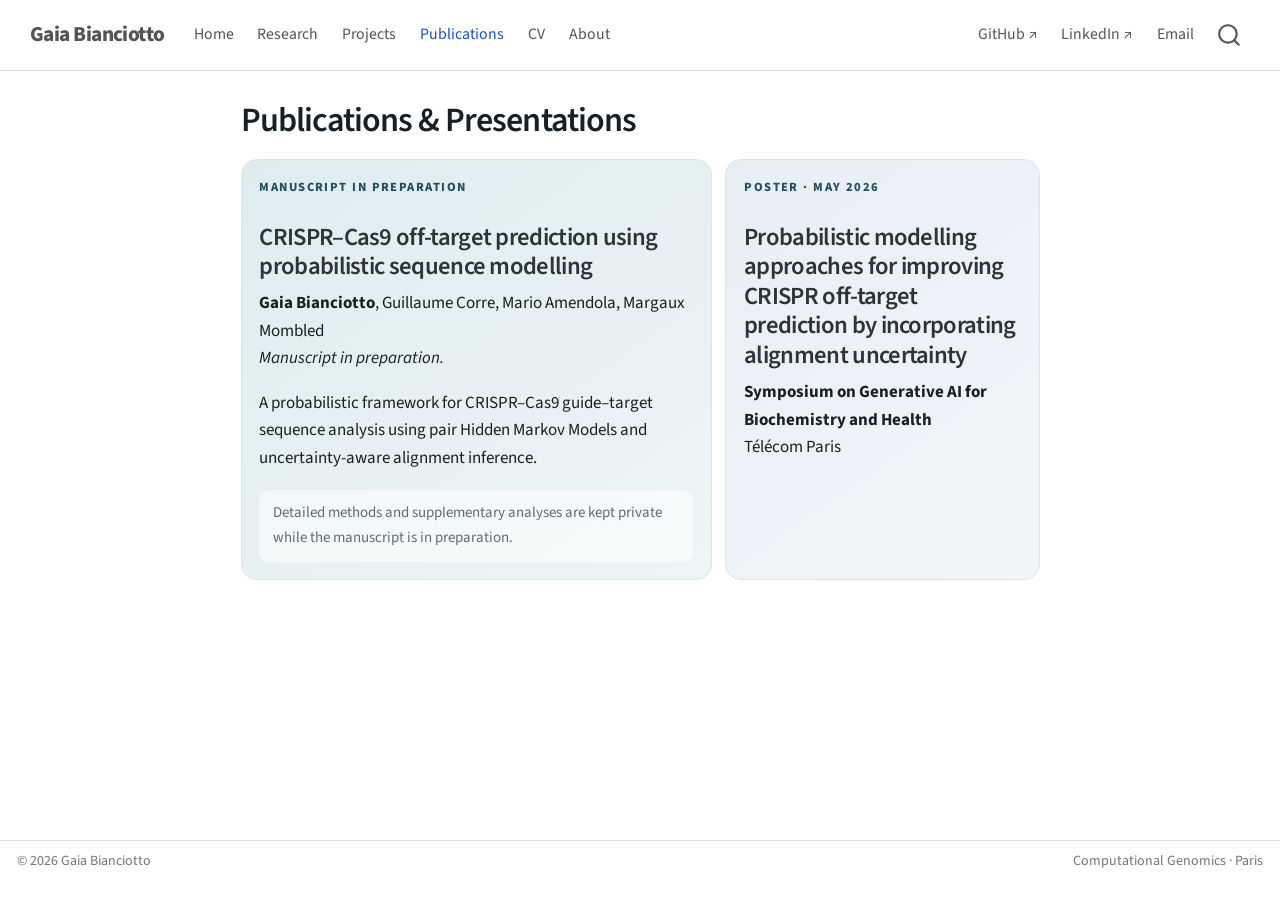
<file: publications.html>
<!DOCTYPE html>
<html xmlns="http://www.w3.org/1999/xhtml" lang="en" xml:lang="en"><head>

<meta charset="utf-8">
<meta name="generator" content="quarto-1.10.18">

<meta name="viewport" content="width=device-width, initial-scale=1.0, user-scalable=yes">


<title>Publications &amp; Presentations – Gaia Bianciotto</title>
<style>
/* Default styles provided by pandoc.
** See https://pandoc.org/MANUAL.html#variables-for-html for config info.
*/
span.smallcaps{font-variant: small-caps;}
div.columns{display: flex; gap: 1.5em;}
div.column{flex: auto;}
@media screen {
div.columns{gap: min(4vw, 1.5em);}
div.column{overflow-x: auto;}
}
div.hanging-indent{margin-left: 1.5em; text-indent: -1.5em;}
ul.task-list{list-style: none;}
ul.task-list li input[type="checkbox"] {
  width: 0.8em;
  margin: 0 0.8em 0.2em -1em; /* quarto-specific, see https://github.com/quarto-dev/quarto-cli/issues/4556 */ 
  vertical-align: middle;
}
</style>


<script src="site_libs/quarto-nav/quarto-nav.js"></script>
<script src="site_libs/quarto-nav/headroom.min.js"></script>
<script src="site_libs/clipboard/clipboard.min.js"></script>
<script src="site_libs/quarto-search/autocomplete.umd.js"></script>
<script src="site_libs/quarto-search/fuse.min.js"></script>
<script src="site_libs/quarto-search/quarto-search.js"></script>
<meta name="quarto:offset" content="./">
<script src="site_libs/quarto-html/quarto.js" type="module"></script>
<script src="site_libs/quarto-html/tabsets/tabsets.js" type="module"></script>
<script src="site_libs/quarto-html/popper.min.js"></script>
<script src="site_libs/quarto-html/tippy.umd.min.js"></script>
<script src="site_libs/quarto-html/anchor.min.js"></script>
<link href="site_libs/quarto-html/tippy.css" rel="stylesheet">
<link href="site_libs/quarto-html/quarto-syntax-highlighting-64a204ab8560d761af7679ceaba22944.css" rel="stylesheet" id="quarto-text-highlighting-styles">
<script src="site_libs/bootstrap/bootstrap.min.js"></script>
<link href="site_libs/bootstrap/bootstrap-icons.css" rel="stylesheet">
<link href="site_libs/bootstrap/bootstrap-ea1971949f186b5d7ecce1fd3cf000e4.min.css" rel="stylesheet" append-hash="true" id="quarto-bootstrap" data-mode="light">
<script id="quarto-search-options" type="application/json">{
  "location": "navbar",
  "copy-button": false,
  "collapse-after": 3,
  "panel-placement": "end",
  "type": "overlay",
  "limit": 50,
  "keyboard-shortcut": [
    "f",
    "/",
    "s"
  ],
  "show-item-context": false,
  "language": {
    "search-no-results-text": "No results",
    "search-matching-documents-text": "matching documents",
    "search-copy-link-title": "Copy link to search",
    "search-hide-matches-text": "Hide additional matches",
    "search-more-match-text": "more match in this document",
    "search-more-matches-text": "more matches in this document",
    "search-clear-button-title": "Clear",
    "search-text-placeholder": "",
    "search-detached-cancel-button-title": "Cancel",
    "search-submit-button-title": "Submit",
    "search-label": "Search"
  }
}</script>
<style>html{ scroll-behavior: smooth; }</style>


<link rel="stylesheet" href="styles.css">
</head>

<body class="nav-fixed fullcontent quarto-light">

<div id="quarto-search-results"></div>
  <header id="quarto-header" class="headroom fixed-top">
    <nav class="navbar navbar-expand-lg " data-bs-theme="dark">
      <div class="navbar-container container-fluid">
      <div class="navbar-brand-container mx-auto">
    <a class="navbar-brand" href="./index.html">
    <span class="navbar-title">Gaia Bianciotto</span>
    </a>
  </div>
            <div id="quarto-search" class="" title="Search"></div>
          <button class="navbar-toggler" type="button" data-bs-toggle="collapse" data-bs-target="#navbarCollapse" aria-controls="navbarCollapse" role="menu" aria-expanded="false" aria-label="Toggle navigation" onclick="if (window.quartoToggleHeadroom) { window.quartoToggleHeadroom(); }">
  <span class="navbar-toggler-icon"></span>
</button>
          <div class="collapse navbar-collapse" id="navbarCollapse">
            <ul class="navbar-nav navbar-nav-scroll me-auto">
  <li class="nav-item">
    <a class="nav-link" href="./index.html"> 
<span class="menu-text">Home</span></a>
  </li>  
  <li class="nav-item">
    <a class="nav-link" href="./research.html"> 
<span class="menu-text">Research</span></a>
  </li>  
  <li class="nav-item">
    <a class="nav-link" href="./projects.html"> 
<span class="menu-text">Projects</span></a>
  </li>  
  <li class="nav-item">
    <a class="nav-link active" href="./publications.html" aria-current="page"> 
<span class="menu-text">Publications</span></a>
  </li>  
  <li class="nav-item">
    <a class="nav-link" href="./cv.html"> 
<span class="menu-text">CV</span></a>
  </li>  
  <li class="nav-item">
    <a class="nav-link" href="./about.html"> 
<span class="menu-text">About</span></a>
  </li>  
</ul>
            <ul class="navbar-nav navbar-nav-scroll ms-auto">
  <li class="nav-item">
    <a class="nav-link" href="https://github.com/gaiabianciotto"> 
<span class="menu-text">GitHub ↗</span></a>
  </li>  
  <li class="nav-item">
    <a class="nav-link" href="https://www.linkedin.com/in/gaia-bianciotto-269056312/"> 
<span class="menu-text">LinkedIn ↗</span></a>
  </li>  
  <li class="nav-item">
    <a class="nav-link" href="mailto:gaia.bianciotto@etud.univ-evry.fr"> 
<span class="menu-text">Email</span></a>
  </li>  
</ul>
          </div> <!-- /navcollapse -->
            <div class="quarto-navbar-tools">
</div>
      </div> <!-- /container-fluid -->
    </nav>
</header>
<!-- content -->
<div id="quarto-content" class="quarto-container page-columns page-rows-contents page-layout-article page-navbar">
<!-- sidebar -->
<!-- margin-sidebar -->
    
<!-- main -->
<main class="content" id="quarto-document-content">

<header id="title-block-header" class="quarto-title-block default">
<div class="quarto-title">
<h1 class="title">Publications &amp; Presentations</h1>
</div>



<div class="quarto-title-meta">

    
  
    
  </div>
  


</header>


<div class="pub-grid">
<div class="pub-panel panel-teal reveal">
<div class="eyebrow">
MANUSCRIPT IN PREPARATION
</div>
<section id="crisprcas9-off-target-prediction-using-probabilistic-sequence-modelling" class="level3">
<h3 class="anchored" data-anchor-id="crisprcas9-off-target-prediction-using-probabilistic-sequence-modelling">CRISPR–Cas9 off-target prediction using probabilistic sequence modelling</h3>
<p><strong>Gaia Bianciotto</strong>, Guillaume Corre, Mario Amendola, Margaux Mombled<br>
<em>Manuscript in preparation.</em></p>
<p>A probabilistic framework for CRISPR–Cas9 guide–target sequence analysis using pair Hidden Markov Models and uncertainty-aware alignment inference.</p>
<div class="privacy-note">
Detailed methods and supplementary analyses are kept private while the manuscript is in preparation.
</div>
</section>
</div>
<div class="pub-panel panel-blue reveal">
<div class="eyebrow">
POSTER · MAY 2026
</div>
<section id="probabilistic-modelling-approaches-for-improving-crispr-off-target-prediction-by-incorporating-alignment-uncertainty" class="level3">
<h3 class="anchored" data-anchor-id="probabilistic-modelling-approaches-for-improving-crispr-off-target-prediction-by-incorporating-alignment-uncertainty">Probabilistic modelling approaches for improving CRISPR off-target prediction by incorporating alignment uncertainty</h3>
<p><strong>Symposium on Generative AI for Biochemistry and Health</strong><br>
Télécom Paris</p>
</section>
</div>
</div>



</main> <!-- /main -->
<script src="interactions.js"></script>

<script id="quarto-html-after-body" type="application/javascript">
  window.document.addEventListener("DOMContentLoaded", function (event) {
    const icon = "";
    const anchorJS = new window.AnchorJS();
    anchorJS.options = {
      placement: 'right',
      icon: icon
    };
    anchorJS.add('.anchored');
    const isCodeAnnotation = (el) => {
      for (const clz of el.classList) {
        if (clz.startsWith('code-annotation-')) {                     
          return true;
        }
      }
      return false;
    }
    const onCopySuccess = function(e) {
      // button target
      const button = e.trigger;
      // don't keep focus
      button.blur();
      // flash "checked"
      button.classList.add('code-copy-button-checked');
      var currentTitle = button.getAttribute("title");
      button.setAttribute("title", "Copied!");
      let tooltip;
      if (window.bootstrap) {
        button.setAttribute("data-bs-toggle", "tooltip");
        button.setAttribute("data-bs-placement", "left");
        button.setAttribute("data-bs-title", "Copied!");
        tooltip = new bootstrap.Tooltip(button, 
          { trigger: "manual", 
            customClass: "code-copy-button-tooltip",
            offset: [0, -8]});
        tooltip.show();    
      }
      setTimeout(function() {
        if (tooltip) {
          tooltip.hide();
          button.removeAttribute("data-bs-title");
          button.removeAttribute("data-bs-toggle");
          button.removeAttribute("data-bs-placement");
        }
        button.setAttribute("title", currentTitle);
        button.classList.remove('code-copy-button-checked');
      }, 1000);
      // clear code selection
      e.clearSelection();
    }
    const getTextToCopy = function(trigger) {
      const outerScaffold = trigger.parentElement.cloneNode(true);
      const codeEl = outerScaffold.querySelector('code');
      for (const childEl of codeEl.children) {
        if (isCodeAnnotation(childEl)) {
          childEl.remove();
        }
      }
      return codeEl.innerText;
    }
    const clipboard = new window.ClipboardJS('.code-copy-button:not([data-in-quarto-modal])', {
      text: getTextToCopy
    });
    clipboard.on('success', onCopySuccess);
    if (window.document.getElementById('quarto-embedded-source-code-modal')) {
      const clipboardModal = new window.ClipboardJS('.code-copy-button[data-in-quarto-modal]', {
        text: getTextToCopy,
        container: window.document.getElementById('quarto-embedded-source-code-modal')
      });
      clipboardModal.on('success', onCopySuccess);
    }
      var localhostRegex = new RegExp(/^(?:http|https):\/\/localhost\:?[0-9]*\//);
      var mailtoRegex = new RegExp(/^mailto:/);
        var filterRegex = new RegExp('/' + window.location.host + '/');
      var isInternal = (href) => {
          return filterRegex.test(href) || localhostRegex.test(href) || mailtoRegex.test(href);
      }
      // Inspect non-navigation links and adorn them if external
     var links = window.document.querySelectorAll('a[href]:not(.nav-link):not(.navbar-brand):not(.toc-action):not(.sidebar-link):not(.sidebar-item-toggle):not(.pagination-link):not(.no-external):not([aria-hidden]):not(.dropdown-item):not(.quarto-navigation-tool):not(.about-link)');
      for (var i=0; i<links.length; i++) {
        const link = links[i];
        if (!isInternal(link.href)) {
          // undo the damage that might have been done by quarto-nav.js in the case of
          // links that we want to consider external
          if (link.dataset.originalHref !== undefined) {
            link.href = link.dataset.originalHref;
          }
            // target, if specified
            link.setAttribute("target", "_blank");
            if (link.getAttribute("rel") === null) {
              link.setAttribute("rel", "noopener");
            }
        }
      }
    function tippyHover(el, contentFn, onTriggerFn, onUntriggerFn) {
      const config = {
        allowHTML: true,
        maxWidth: 500,
        delay: 100,
        arrow: false,
        appendTo: function(el) {
            return el.parentElement;
        },
        interactive: true,
        interactiveBorder: 10,
        theme: 'quarto',
        placement: 'bottom-start',
      };
      if (contentFn) {
        config.content = contentFn;
      }
      if (onTriggerFn) {
        config.onTrigger = onTriggerFn;
      }
      if (onUntriggerFn) {
        config.onUntrigger = onUntriggerFn;
      }
      window.tippy(el, config); 
    }
    const noterefs = window.document.querySelectorAll('a[role="doc-noteref"]');
    for (var i=0; i<noterefs.length; i++) {
      const ref = noterefs[i];
      tippyHover(ref, function() {
        // use id or data attribute instead here
        let href = ref.getAttribute('data-footnote-href') || ref.getAttribute('href');
        try { href = new URL(href).hash; } catch {}
        const id = href.replace(/^#\/?/, "");
        const note = window.document.getElementById(id);
        if (note) {
          return note.innerHTML;
        } else {
          return "";
        }
      });
    }
    const xrefs = window.document.querySelectorAll('a.quarto-xref');
    const processXRef = (id, note) => {
      // Strip column container classes
      const stripColumnClz = (el) => {
        el.classList.remove("page-full", "page-columns");
        if (el.children) {
          for (const child of el.children) {
            stripColumnClz(child);
          }
        }
      }
      stripColumnClz(note)
      if (id === null || id.startsWith('sec-')) {
        // Special case sections, only their first couple elements
        const container = document.createElement("div");
        if (note.children && note.children.length > 2) {
          container.appendChild(note.children[0].cloneNode(true));
          for (let i = 1; i < note.children.length; i++) {
            const child = note.children[i];
            if (child.tagName === "P" && child.innerText === "") {
              continue;
            } else {
              container.appendChild(child.cloneNode(true));
              break;
            }
          }
          if (window.Quarto?.typesetMath) {
            window.Quarto.typesetMath(container);
          }
          return container.innerHTML
        } else {
          if (window.Quarto?.typesetMath) {
            window.Quarto.typesetMath(note);
          }
          return note.innerHTML;
        }
      } else {
        // Remove any anchor links if they are present
        const anchorLink = note.querySelector('a.anchorjs-link');
        if (anchorLink) {
          anchorLink.remove();
        }
        if (window.Quarto?.typesetMath) {
          window.Quarto.typesetMath(note);
        }
        if (note.classList.contains("callout")) {
          return note.outerHTML;
        } else {
          return note.innerHTML;
        }
      }
    }
    for (var i=0; i<xrefs.length; i++) {
      const xref = xrefs[i];
      tippyHover(xref, undefined, function(instance) {
        instance.disable();
        let url = xref.getAttribute('href');
        let hash = undefined; 
        if (url.startsWith('#')) {
          hash = url;
        } else {
          try { hash = new URL(url).hash; } catch {}
        }
        if (hash) {
          const id = hash.replace(/^#\/?/, "");
          const note = window.document.getElementById(id);
          if (note !== null) {
            try {
              const html = processXRef(id, note.cloneNode(true));
              instance.setContent(html);
            } finally {
              instance.enable();
              instance.show();
            }
          } else {
            // See if we can fetch this
            fetch(url.split('#')[0])
            .then(res => res.text())
            .then(html => {
              const parser = new DOMParser();
              const htmlDoc = parser.parseFromString(html, "text/html");
              const note = htmlDoc.getElementById(id);
              if (note !== null) {
                const html = processXRef(id, note);
                instance.setContent(html);
              } 
            }).finally(() => {
              instance.enable();
              instance.show();
            });
          }
        } else {
          // See if we can fetch a full url (with no hash to target)
          // This is a special case and we should probably do some content thinning / targeting
          fetch(url)
          .then(res => res.text())
          .then(html => {
            const parser = new DOMParser();
            const htmlDoc = parser.parseFromString(html, "text/html");
            const note = htmlDoc.querySelector('main.content');
            if (note !== null) {
              // This should only happen for chapter cross references
              // (since there is no id in the URL)
              // remove the first header
              if (note.children.length > 0 && note.children[0].tagName === "HEADER") {
                note.children[0].remove();
              }
              const html = processXRef(null, note);
              instance.setContent(html);
            } 
          }).finally(() => {
            instance.enable();
            instance.show();
          });
        }
      }, function(instance) {
      });
    }
        let selectedAnnoteEl;
        const selectorForAnnotation = ( cell, annotation) => {
          let cellAttr = 'data-code-cell="' + cell + '"';
          let lineAttr = 'data-code-annotation="' +  annotation + '"';
          const selector = 'span[' + cellAttr + '][' + lineAttr + ']';
          return selector;
        }
        const selectCodeLines = (annoteEl) => {
          const doc = window.document;
          const targetCell = annoteEl.getAttribute("data-target-cell");
          const targetAnnotation = annoteEl.getAttribute("data-target-annotation");
          const annoteSpan = window.document.querySelector(selectorForAnnotation(targetCell, targetAnnotation));
          const lines = annoteSpan.getAttribute("data-code-lines").split(",");
          const lineIds = lines.map((line) => {
            return targetCell + "-" + line;
          })
          let top = null;
          let height = null;
          let parent = null;
          if (lineIds.length > 0) {
              //compute the position of the single el (top and bottom and make a div)
              const el = window.document.getElementById(lineIds[0]);
              top = el.offsetTop;
              height = el.offsetHeight;
              parent = el.parentElement.parentElement;
            if (lineIds.length > 1) {
              const lastEl = window.document.getElementById(lineIds[lineIds.length - 1]);
              const bottom = lastEl.offsetTop + lastEl.offsetHeight;
              height = bottom - top;
            }
            if (top !== null && height !== null && parent !== null) {
              // cook up a div (if necessary) and position it 
              let div = window.document.getElementById("code-annotation-line-highlight");
              if (div === null) {
                div = window.document.createElement("div");
                div.setAttribute("id", "code-annotation-line-highlight");
                div.style.position = 'absolute';
                parent.appendChild(div);
              }
              div.style.top = top - 2 + "px";
              div.style.height = height + 4 + "px";
              div.style.left = 0;
              let gutterDiv = window.document.getElementById("code-annotation-line-highlight-gutter");
              if (gutterDiv === null) {
                gutterDiv = window.document.createElement("div");
                gutterDiv.setAttribute("id", "code-annotation-line-highlight-gutter");
                gutterDiv.style.position = 'absolute';
                const codeCell = window.document.getElementById(targetCell);
                const gutter = codeCell.querySelector('.code-annotation-gutter');
                gutter.appendChild(gutterDiv);
              }
              gutterDiv.style.top = top - 2 + "px";
              gutterDiv.style.height = height + 4 + "px";
            }
            selectedAnnoteEl = annoteEl;
          }
        };
        const unselectCodeLines = () => {
          const elementsIds = ["code-annotation-line-highlight", "code-annotation-line-highlight-gutter"];
          elementsIds.forEach((elId) => {
            const div = window.document.getElementById(elId);
            if (div) {
              div.remove();
            }
          });
          selectedAnnoteEl = undefined;
        };
          // Handle positioning of the toggle
      window.addEventListener(
        "resize",
        throttle(() => {
          elRect = undefined;
          if (selectedAnnoteEl) {
            selectCodeLines(selectedAnnoteEl);
          }
        }, 10)
      );
      function throttle(fn, ms) {
      let throttle = false;
      let timer;
        return (...args) => {
          if(!throttle) { // first call gets through
              fn.apply(this, args);
              throttle = true;
          } else { // all the others get throttled
              if(timer) clearTimeout(timer); // cancel #2
              timer = setTimeout(() => {
                fn.apply(this, args);
                timer = throttle = false;
              }, ms);
          }
        };
      }
        // Attach click handler to the DT
        const annoteDls = window.document.querySelectorAll('dt[data-target-cell]');
        for (const annoteDlNode of annoteDls) {
          annoteDlNode.addEventListener('click', (event) => {
            const clickedEl = event.target;
            if (clickedEl !== selectedAnnoteEl) {
              unselectCodeLines();
              const activeEl = window.document.querySelector('dt[data-target-cell].code-annotation-active');
              if (activeEl) {
                activeEl.classList.remove('code-annotation-active');
              }
              selectCodeLines(clickedEl);
              clickedEl.classList.add('code-annotation-active');
            } else {
              // Unselect the line
              unselectCodeLines();
              clickedEl.classList.remove('code-annotation-active');
            }
          });
        }
    const findCites = (el) => {
      const parentEl = el.parentElement;
      if (parentEl) {
        const cites = parentEl.dataset.cites;
        if (cites) {
          return {
            el,
            cites: cites.split(' ')
          };
        } else {
          return findCites(el.parentElement)
        }
      } else {
        return undefined;
      }
    };
    var bibliorefs = window.document.querySelectorAll('a[role="doc-biblioref"]');
    for (var i=0; i<bibliorefs.length; i++) {
      const ref = bibliorefs[i];
      const citeInfo = findCites(ref);
      if (citeInfo) {
        tippyHover(citeInfo.el, function() {
          var popup = window.document.createElement('div');
          citeInfo.cites.forEach(function(cite) {
            var citeDiv = window.document.createElement('div');
            citeDiv.classList.add('hanging-indent');
            citeDiv.classList.add('csl-entry');
            var biblioDiv = window.document.getElementById('ref-' + cite);
            if (biblioDiv) {
              citeDiv.innerHTML = biblioDiv.innerHTML;
            }
            popup.appendChild(citeDiv);
          });
          return popup.innerHTML;
        });
      }
    }
  });
  </script>
</div> <!-- /content -->
<footer class="footer">
  <div class="nav-footer">
    <div class="nav-footer-left">
<p>© 2026 Gaia Bianciotto</p>
</div>   
    <div class="nav-footer-center">
      &nbsp;
    </div>
    <div class="nav-footer-right">
<p>Computational Genomics · Paris</p>
</div>
  </div>
</footer>




<script src="site_libs/quarto-html/zenscroll-min.js"></script>
</body></html>
</file>
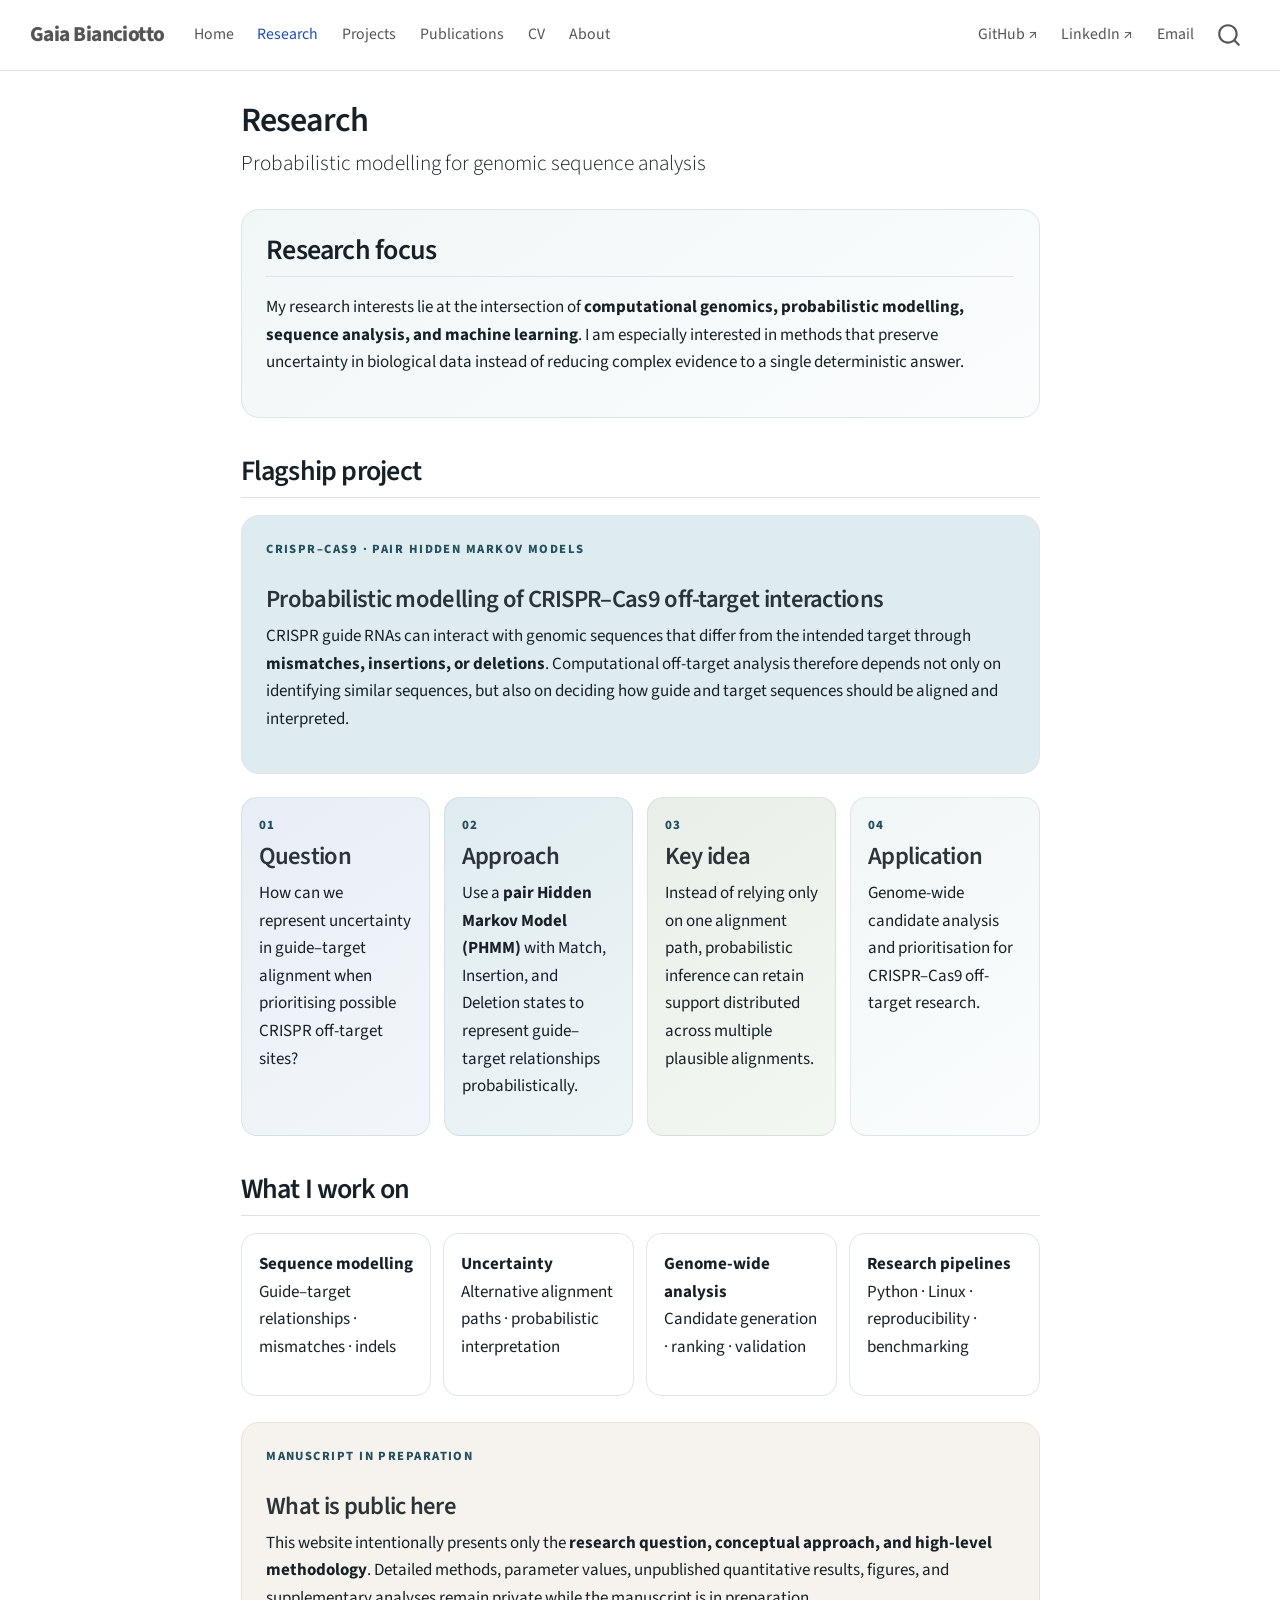
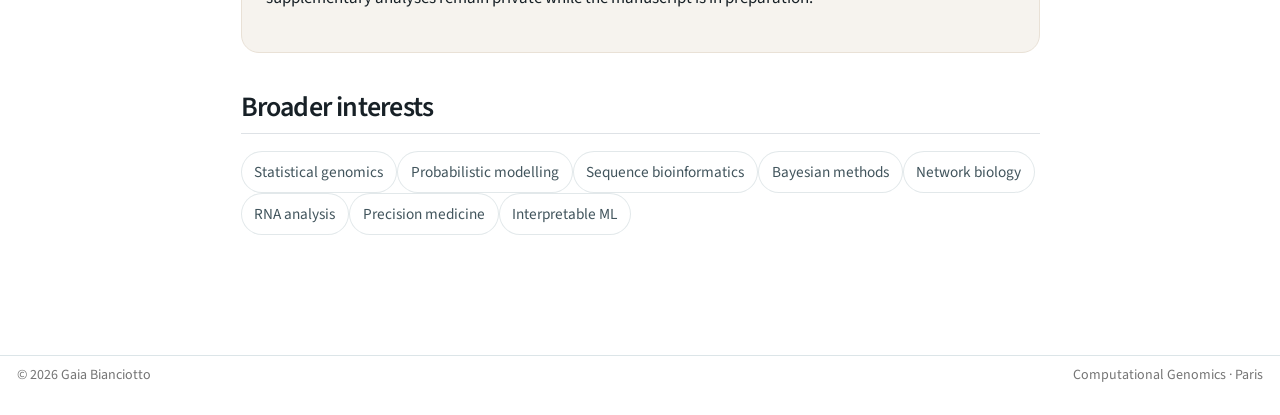
<file: research.html>
<!DOCTYPE html>
<html xmlns="http://www.w3.org/1999/xhtml" lang="en" xml:lang="en"><head>

<meta charset="utf-8">
<meta name="generator" content="quarto-1.10.18">

<meta name="viewport" content="width=device-width, initial-scale=1.0, user-scalable=yes">


<title>Research – Gaia Bianciotto</title>
<style>
/* Default styles provided by pandoc.
** See https://pandoc.org/MANUAL.html#variables-for-html for config info.
*/
span.smallcaps{font-variant: small-caps;}
div.columns{display: flex; gap: 1.5em;}
div.column{flex: auto;}
@media screen {
div.columns{gap: min(4vw, 1.5em);}
div.column{overflow-x: auto;}
}
div.hanging-indent{margin-left: 1.5em; text-indent: -1.5em;}
ul.task-list{list-style: none;}
ul.task-list li input[type="checkbox"] {
  width: 0.8em;
  margin: 0 0.8em 0.2em -1em; /* quarto-specific, see https://github.com/quarto-dev/quarto-cli/issues/4556 */ 
  vertical-align: middle;
}
</style>


<script src="site_libs/quarto-nav/quarto-nav.js"></script>
<script src="site_libs/quarto-nav/headroom.min.js"></script>
<script src="site_libs/clipboard/clipboard.min.js"></script>
<script src="site_libs/quarto-search/autocomplete.umd.js"></script>
<script src="site_libs/quarto-search/fuse.min.js"></script>
<script src="site_libs/quarto-search/quarto-search.js"></script>
<meta name="quarto:offset" content="./">
<script src="site_libs/quarto-html/quarto.js" type="module"></script>
<script src="site_libs/quarto-html/tabsets/tabsets.js" type="module"></script>
<script src="site_libs/quarto-html/popper.min.js"></script>
<script src="site_libs/quarto-html/tippy.umd.min.js"></script>
<script src="site_libs/quarto-html/anchor.min.js"></script>
<link href="site_libs/quarto-html/tippy.css" rel="stylesheet">
<link href="site_libs/quarto-html/quarto-syntax-highlighting-64a204ab8560d761af7679ceaba22944.css" rel="stylesheet" id="quarto-text-highlighting-styles">
<script src="site_libs/bootstrap/bootstrap.min.js"></script>
<link href="site_libs/bootstrap/bootstrap-icons.css" rel="stylesheet">
<link href="site_libs/bootstrap/bootstrap-ea1971949f186b5d7ecce1fd3cf000e4.min.css" rel="stylesheet" append-hash="true" id="quarto-bootstrap" data-mode="light">
<script id="quarto-search-options" type="application/json">{
  "location": "navbar",
  "copy-button": false,
  "collapse-after": 3,
  "panel-placement": "end",
  "type": "overlay",
  "limit": 50,
  "keyboard-shortcut": [
    "f",
    "/",
    "s"
  ],
  "show-item-context": false,
  "language": {
    "search-no-results-text": "No results",
    "search-matching-documents-text": "matching documents",
    "search-copy-link-title": "Copy link to search",
    "search-hide-matches-text": "Hide additional matches",
    "search-more-match-text": "more match in this document",
    "search-more-matches-text": "more matches in this document",
    "search-clear-button-title": "Clear",
    "search-text-placeholder": "",
    "search-detached-cancel-button-title": "Cancel",
    "search-submit-button-title": "Submit",
    "search-label": "Search"
  }
}</script>
<style>html{ scroll-behavior: smooth; }</style>


<link rel="stylesheet" href="styles.css">
</head>

<body class="nav-fixed fullcontent quarto-light">

<div id="quarto-search-results"></div>
  <header id="quarto-header" class="headroom fixed-top">
    <nav class="navbar navbar-expand-lg " data-bs-theme="dark">
      <div class="navbar-container container-fluid">
      <div class="navbar-brand-container mx-auto">
    <a class="navbar-brand" href="./index.html">
    <span class="navbar-title">Gaia Bianciotto</span>
    </a>
  </div>
            <div id="quarto-search" class="" title="Search"></div>
          <button class="navbar-toggler" type="button" data-bs-toggle="collapse" data-bs-target="#navbarCollapse" aria-controls="navbarCollapse" role="menu" aria-expanded="false" aria-label="Toggle navigation" onclick="if (window.quartoToggleHeadroom) { window.quartoToggleHeadroom(); }">
  <span class="navbar-toggler-icon"></span>
</button>
          <div class="collapse navbar-collapse" id="navbarCollapse">
            <ul class="navbar-nav navbar-nav-scroll me-auto">
  <li class="nav-item">
    <a class="nav-link" href="./index.html"> 
<span class="menu-text">Home</span></a>
  </li>  
  <li class="nav-item">
    <a class="nav-link active" href="./research.html" aria-current="page"> 
<span class="menu-text">Research</span></a>
  </li>  
  <li class="nav-item">
    <a class="nav-link" href="./projects.html"> 
<span class="menu-text">Projects</span></a>
  </li>  
  <li class="nav-item">
    <a class="nav-link" href="./publications.html"> 
<span class="menu-text">Publications</span></a>
  </li>  
  <li class="nav-item">
    <a class="nav-link" href="./cv.html"> 
<span class="menu-text">CV</span></a>
  </li>  
  <li class="nav-item">
    <a class="nav-link" href="./about.html"> 
<span class="menu-text">About</span></a>
  </li>  
</ul>
            <ul class="navbar-nav navbar-nav-scroll ms-auto">
  <li class="nav-item">
    <a class="nav-link" href="https://github.com/gaiabianciotto"> 
<span class="menu-text">GitHub ↗</span></a>
  </li>  
  <li class="nav-item">
    <a class="nav-link" href="https://www.linkedin.com/in/gaia-bianciotto-269056312/"> 
<span class="menu-text">LinkedIn ↗</span></a>
  </li>  
  <li class="nav-item">
    <a class="nav-link" href="mailto:gaia.bianciotto@etud.univ-evry.fr"> 
<span class="menu-text">Email</span></a>
  </li>  
</ul>
          </div> <!-- /navcollapse -->
            <div class="quarto-navbar-tools">
</div>
      </div> <!-- /container-fluid -->
    </nav>
</header>
<!-- content -->
<div id="quarto-content" class="quarto-container page-columns page-rows-contents page-layout-article page-navbar">
<!-- sidebar -->
<!-- margin-sidebar -->
    
<!-- main -->
<main class="content" id="quarto-document-content">

<header id="title-block-header" class="quarto-title-block default">
<div class="quarto-title">
<h1 class="title">Research</h1>
<p class="subtitle lead">Probabilistic modelling for genomic sequence analysis</p>
</div>



<div class="quarto-title-meta">

    
  
    
  </div>
  


</header>


<section id="research-focus" class="level2 intro-panel panel-ice reveal">
<h2 class="anchored" data-anchor-id="research-focus">Research focus</h2>
<p>My research interests lie at the intersection of <strong>computational genomics, probabilistic modelling, sequence analysis, and machine learning</strong>. I am especially interested in methods that preserve uncertainty in biological data instead of reducing complex evidence to a single deterministic answer.</p>
</section>
<section id="flagship-project" class="level2">
<h2 class="anchored" data-anchor-id="flagship-project">Flagship project</h2>
<div class="research-feature reveal">
<div class="eyebrow">
CRISPR–CAS9 · PAIR HIDDEN MARKOV MODELS
</div>
<section id="probabilistic-modelling-of-crisprcas9-off-target-interactions" class="level3">
<h3 class="anchored" data-anchor-id="probabilistic-modelling-of-crisprcas9-off-target-interactions">Probabilistic modelling of CRISPR–Cas9 off-target interactions</h3>
<p>CRISPR guide RNAs can interact with genomic sequences that differ from the intended target through <strong>mismatches, insertions, or deletions</strong>. Computational off-target analysis therefore depends not only on identifying similar sequences, but also on deciding how guide and target sequences should be aligned and interpreted.</p>
</section>
</div>
<div class="concept-panels reveal">
<div class="concept-panel panel-blue">
<div class="concept-number">
01
</div>
<section id="question" class="level3">
<h3 class="anchored" data-anchor-id="question">Question</h3>
<p>How can we represent uncertainty in guide–target alignment when prioritising possible CRISPR off-target sites?</p>
</section>
</div>
<div class="concept-panel panel-teal">
<div class="concept-number">
02
</div>
<section id="approach" class="level3">
<h3 class="anchored" data-anchor-id="approach">Approach</h3>
<p>Use a <strong>pair Hidden Markov Model (PHMM)</strong> with Match, Insertion, and Deletion states to represent guide–target relationships probabilistically.</p>
</section>
</div>
<div class="concept-panel panel-sage">
<div class="concept-number">
03
</div>
<section id="key-idea" class="level3">
<h3 class="anchored" data-anchor-id="key-idea">Key idea</h3>
<p>Instead of relying only on one alignment path, probabilistic inference can retain support distributed across multiple plausible alignments.</p>
</section>
</div>
<div class="concept-panel panel-ice">
<div class="concept-number">
04
</div>
<section id="application" class="level3">
<h3 class="anchored" data-anchor-id="application">Application</h3>
<p>Genome-wide candidate analysis and prioritisation for CRISPR–Cas9 off-target research.</p>
</section>
</div>
</div>
</section>
<section id="what-i-work-on" class="level2">
<h2 class="anchored" data-anchor-id="what-i-work-on">What I work on</h2>
<div class="mini-panel-grid reveal">
<div class="mini-panel">
<p><strong>Sequence modelling</strong><br>
Guide–target relationships · mismatches · indels</p>
</div>
<div class="mini-panel">
<p><strong>Uncertainty</strong><br>
Alternative alignment paths · probabilistic interpretation</p>
</div>
<div class="mini-panel">
<p><strong>Genome-wide analysis</strong><br>
Candidate generation · ranking · validation</p>
</div>
<div class="mini-panel">
<p><strong>Research pipelines</strong><br>
Python · Linux · reproducibility · benchmarking</p>
</div>
</div>
<div class="privacy-panel reveal">
<div class="eyebrow">
MANUSCRIPT IN PREPARATION
</div>
<section id="what-is-public-here" class="level3">
<h3 class="anchored" data-anchor-id="what-is-public-here">What is public here</h3>
<p>This website intentionally presents only the <strong>research question, conceptual approach, and high-level methodology</strong>. Detailed methods, parameter values, unpublished quantitative results, figures, and supplementary analyses remain private while the manuscript is in preparation.</p>
</section>
</div>
</section>
<section id="broader-interests" class="level2">
<h2 class="anchored" data-anchor-id="broader-interests">Broader interests</h2>
<div class="interest-cloud reveal">
<p><span>Statistical genomics</span><span>Probabilistic modelling</span><span>Sequence bioinformatics</span><span>Bayesian methods</span><span>Network biology</span><span>RNA analysis</span><span>Precision medicine</span><span>Interpretable ML</span></p>
</div>


</section>

</main> <!-- /main -->
<script src="interactions.js"></script>

<script id="quarto-html-after-body" type="application/javascript">
  window.document.addEventListener("DOMContentLoaded", function (event) {
    const icon = "";
    const anchorJS = new window.AnchorJS();
    anchorJS.options = {
      placement: 'right',
      icon: icon
    };
    anchorJS.add('.anchored');
    const isCodeAnnotation = (el) => {
      for (const clz of el.classList) {
        if (clz.startsWith('code-annotation-')) {                     
          return true;
        }
      }
      return false;
    }
    const onCopySuccess = function(e) {
      // button target
      const button = e.trigger;
      // don't keep focus
      button.blur();
      // flash "checked"
      button.classList.add('code-copy-button-checked');
      var currentTitle = button.getAttribute("title");
      button.setAttribute("title", "Copied!");
      let tooltip;
      if (window.bootstrap) {
        button.setAttribute("data-bs-toggle", "tooltip");
        button.setAttribute("data-bs-placement", "left");
        button.setAttribute("data-bs-title", "Copied!");
        tooltip = new bootstrap.Tooltip(button, 
          { trigger: "manual", 
            customClass: "code-copy-button-tooltip",
            offset: [0, -8]});
        tooltip.show();    
      }
      setTimeout(function() {
        if (tooltip) {
          tooltip.hide();
          button.removeAttribute("data-bs-title");
          button.removeAttribute("data-bs-toggle");
          button.removeAttribute("data-bs-placement");
        }
        button.setAttribute("title", currentTitle);
        button.classList.remove('code-copy-button-checked');
      }, 1000);
      // clear code selection
      e.clearSelection();
    }
    const getTextToCopy = function(trigger) {
      const outerScaffold = trigger.parentElement.cloneNode(true);
      const codeEl = outerScaffold.querySelector('code');
      for (const childEl of codeEl.children) {
        if (isCodeAnnotation(childEl)) {
          childEl.remove();
        }
      }
      return codeEl.innerText;
    }
    const clipboard = new window.ClipboardJS('.code-copy-button:not([data-in-quarto-modal])', {
      text: getTextToCopy
    });
    clipboard.on('success', onCopySuccess);
    if (window.document.getElementById('quarto-embedded-source-code-modal')) {
      const clipboardModal = new window.ClipboardJS('.code-copy-button[data-in-quarto-modal]', {
        text: getTextToCopy,
        container: window.document.getElementById('quarto-embedded-source-code-modal')
      });
      clipboardModal.on('success', onCopySuccess);
    }
      var localhostRegex = new RegExp(/^(?:http|https):\/\/localhost\:?[0-9]*\//);
      var mailtoRegex = new RegExp(/^mailto:/);
        var filterRegex = new RegExp('/' + window.location.host + '/');
      var isInternal = (href) => {
          return filterRegex.test(href) || localhostRegex.test(href) || mailtoRegex.test(href);
      }
      // Inspect non-navigation links and adorn them if external
     var links = window.document.querySelectorAll('a[href]:not(.nav-link):not(.navbar-brand):not(.toc-action):not(.sidebar-link):not(.sidebar-item-toggle):not(.pagination-link):not(.no-external):not([aria-hidden]):not(.dropdown-item):not(.quarto-navigation-tool):not(.about-link)');
      for (var i=0; i<links.length; i++) {
        const link = links[i];
        if (!isInternal(link.href)) {
          // undo the damage that might have been done by quarto-nav.js in the case of
          // links that we want to consider external
          if (link.dataset.originalHref !== undefined) {
            link.href = link.dataset.originalHref;
          }
            // target, if specified
            link.setAttribute("target", "_blank");
            if (link.getAttribute("rel") === null) {
              link.setAttribute("rel", "noopener");
            }
        }
      }
    function tippyHover(el, contentFn, onTriggerFn, onUntriggerFn) {
      const config = {
        allowHTML: true,
        maxWidth: 500,
        delay: 100,
        arrow: false,
        appendTo: function(el) {
            return el.parentElement;
        },
        interactive: true,
        interactiveBorder: 10,
        theme: 'quarto',
        placement: 'bottom-start',
      };
      if (contentFn) {
        config.content = contentFn;
      }
      if (onTriggerFn) {
        config.onTrigger = onTriggerFn;
      }
      if (onUntriggerFn) {
        config.onUntrigger = onUntriggerFn;
      }
      window.tippy(el, config); 
    }
    const noterefs = window.document.querySelectorAll('a[role="doc-noteref"]');
    for (var i=0; i<noterefs.length; i++) {
      const ref = noterefs[i];
      tippyHover(ref, function() {
        // use id or data attribute instead here
        let href = ref.getAttribute('data-footnote-href') || ref.getAttribute('href');
        try { href = new URL(href).hash; } catch {}
        const id = href.replace(/^#\/?/, "");
        const note = window.document.getElementById(id);
        if (note) {
          return note.innerHTML;
        } else {
          return "";
        }
      });
    }
    const xrefs = window.document.querySelectorAll('a.quarto-xref');
    const processXRef = (id, note) => {
      // Strip column container classes
      const stripColumnClz = (el) => {
        el.classList.remove("page-full", "page-columns");
        if (el.children) {
          for (const child of el.children) {
            stripColumnClz(child);
          }
        }
      }
      stripColumnClz(note)
      if (id === null || id.startsWith('sec-')) {
        // Special case sections, only their first couple elements
        const container = document.createElement("div");
        if (note.children && note.children.length > 2) {
          container.appendChild(note.children[0].cloneNode(true));
          for (let i = 1; i < note.children.length; i++) {
            const child = note.children[i];
            if (child.tagName === "P" && child.innerText === "") {
              continue;
            } else {
              container.appendChild(child.cloneNode(true));
              break;
            }
          }
          if (window.Quarto?.typesetMath) {
            window.Quarto.typesetMath(container);
          }
          return container.innerHTML
        } else {
          if (window.Quarto?.typesetMath) {
            window.Quarto.typesetMath(note);
          }
          return note.innerHTML;
        }
      } else {
        // Remove any anchor links if they are present
        const anchorLink = note.querySelector('a.anchorjs-link');
        if (anchorLink) {
          anchorLink.remove();
        }
        if (window.Quarto?.typesetMath) {
          window.Quarto.typesetMath(note);
        }
        if (note.classList.contains("callout")) {
          return note.outerHTML;
        } else {
          return note.innerHTML;
        }
      }
    }
    for (var i=0; i<xrefs.length; i++) {
      const xref = xrefs[i];
      tippyHover(xref, undefined, function(instance) {
        instance.disable();
        let url = xref.getAttribute('href');
        let hash = undefined; 
        if (url.startsWith('#')) {
          hash = url;
        } else {
          try { hash = new URL(url).hash; } catch {}
        }
        if (hash) {
          const id = hash.replace(/^#\/?/, "");
          const note = window.document.getElementById(id);
          if (note !== null) {
            try {
              const html = processXRef(id, note.cloneNode(true));
              instance.setContent(html);
            } finally {
              instance.enable();
              instance.show();
            }
          } else {
            // See if we can fetch this
            fetch(url.split('#')[0])
            .then(res => res.text())
            .then(html => {
              const parser = new DOMParser();
              const htmlDoc = parser.parseFromString(html, "text/html");
              const note = htmlDoc.getElementById(id);
              if (note !== null) {
                const html = processXRef(id, note);
                instance.setContent(html);
              } 
            }).finally(() => {
              instance.enable();
              instance.show();
            });
          }
        } else {
          // See if we can fetch a full url (with no hash to target)
          // This is a special case and we should probably do some content thinning / targeting
          fetch(url)
          .then(res => res.text())
          .then(html => {
            const parser = new DOMParser();
            const htmlDoc = parser.parseFromString(html, "text/html");
            const note = htmlDoc.querySelector('main.content');
            if (note !== null) {
              // This should only happen for chapter cross references
              // (since there is no id in the URL)
              // remove the first header
              if (note.children.length > 0 && note.children[0].tagName === "HEADER") {
                note.children[0].remove();
              }
              const html = processXRef(null, note);
              instance.setContent(html);
            } 
          }).finally(() => {
            instance.enable();
            instance.show();
          });
        }
      }, function(instance) {
      });
    }
        let selectedAnnoteEl;
        const selectorForAnnotation = ( cell, annotation) => {
          let cellAttr = 'data-code-cell="' + cell + '"';
          let lineAttr = 'data-code-annotation="' +  annotation + '"';
          const selector = 'span[' + cellAttr + '][' + lineAttr + ']';
          return selector;
        }
        const selectCodeLines = (annoteEl) => {
          const doc = window.document;
          const targetCell = annoteEl.getAttribute("data-target-cell");
          const targetAnnotation = annoteEl.getAttribute("data-target-annotation");
          const annoteSpan = window.document.querySelector(selectorForAnnotation(targetCell, targetAnnotation));
          const lines = annoteSpan.getAttribute("data-code-lines").split(",");
          const lineIds = lines.map((line) => {
            return targetCell + "-" + line;
          })
          let top = null;
          let height = null;
          let parent = null;
          if (lineIds.length > 0) {
              //compute the position of the single el (top and bottom and make a div)
              const el = window.document.getElementById(lineIds[0]);
              top = el.offsetTop;
              height = el.offsetHeight;
              parent = el.parentElement.parentElement;
            if (lineIds.length > 1) {
              const lastEl = window.document.getElementById(lineIds[lineIds.length - 1]);
              const bottom = lastEl.offsetTop + lastEl.offsetHeight;
              height = bottom - top;
            }
            if (top !== null && height !== null && parent !== null) {
              // cook up a div (if necessary) and position it 
              let div = window.document.getElementById("code-annotation-line-highlight");
              if (div === null) {
                div = window.document.createElement("div");
                div.setAttribute("id", "code-annotation-line-highlight");
                div.style.position = 'absolute';
                parent.appendChild(div);
              }
              div.style.top = top - 2 + "px";
              div.style.height = height + 4 + "px";
              div.style.left = 0;
              let gutterDiv = window.document.getElementById("code-annotation-line-highlight-gutter");
              if (gutterDiv === null) {
                gutterDiv = window.document.createElement("div");
                gutterDiv.setAttribute("id", "code-annotation-line-highlight-gutter");
                gutterDiv.style.position = 'absolute';
                const codeCell = window.document.getElementById(targetCell);
                const gutter = codeCell.querySelector('.code-annotation-gutter');
                gutter.appendChild(gutterDiv);
              }
              gutterDiv.style.top = top - 2 + "px";
              gutterDiv.style.height = height + 4 + "px";
            }
            selectedAnnoteEl = annoteEl;
          }
        };
        const unselectCodeLines = () => {
          const elementsIds = ["code-annotation-line-highlight", "code-annotation-line-highlight-gutter"];
          elementsIds.forEach((elId) => {
            const div = window.document.getElementById(elId);
            if (div) {
              div.remove();
            }
          });
          selectedAnnoteEl = undefined;
        };
          // Handle positioning of the toggle
      window.addEventListener(
        "resize",
        throttle(() => {
          elRect = undefined;
          if (selectedAnnoteEl) {
            selectCodeLines(selectedAnnoteEl);
          }
        }, 10)
      );
      function throttle(fn, ms) {
      let throttle = false;
      let timer;
        return (...args) => {
          if(!throttle) { // first call gets through
              fn.apply(this, args);
              throttle = true;
          } else { // all the others get throttled
              if(timer) clearTimeout(timer); // cancel #2
              timer = setTimeout(() => {
                fn.apply(this, args);
                timer = throttle = false;
              }, ms);
          }
        };
      }
        // Attach click handler to the DT
        const annoteDls = window.document.querySelectorAll('dt[data-target-cell]');
        for (const annoteDlNode of annoteDls) {
          annoteDlNode.addEventListener('click', (event) => {
            const clickedEl = event.target;
            if (clickedEl !== selectedAnnoteEl) {
              unselectCodeLines();
              const activeEl = window.document.querySelector('dt[data-target-cell].code-annotation-active');
              if (activeEl) {
                activeEl.classList.remove('code-annotation-active');
              }
              selectCodeLines(clickedEl);
              clickedEl.classList.add('code-annotation-active');
            } else {
              // Unselect the line
              unselectCodeLines();
              clickedEl.classList.remove('code-annotation-active');
            }
          });
        }
    const findCites = (el) => {
      const parentEl = el.parentElement;
      if (parentEl) {
        const cites = parentEl.dataset.cites;
        if (cites) {
          return {
            el,
            cites: cites.split(' ')
          };
        } else {
          return findCites(el.parentElement)
        }
      } else {
        return undefined;
      }
    };
    var bibliorefs = window.document.querySelectorAll('a[role="doc-biblioref"]');
    for (var i=0; i<bibliorefs.length; i++) {
      const ref = bibliorefs[i];
      const citeInfo = findCites(ref);
      if (citeInfo) {
        tippyHover(citeInfo.el, function() {
          var popup = window.document.createElement('div');
          citeInfo.cites.forEach(function(cite) {
            var citeDiv = window.document.createElement('div');
            citeDiv.classList.add('hanging-indent');
            citeDiv.classList.add('csl-entry');
            var biblioDiv = window.document.getElementById('ref-' + cite);
            if (biblioDiv) {
              citeDiv.innerHTML = biblioDiv.innerHTML;
            }
            popup.appendChild(citeDiv);
          });
          return popup.innerHTML;
        });
      }
    }
  });
  </script>
</div> <!-- /content -->
<footer class="footer">
  <div class="nav-footer">
    <div class="nav-footer-left">
<p>© 2026 Gaia Bianciotto</p>
</div>   
    <div class="nav-footer-center">
      &nbsp;
    </div>
    <div class="nav-footer-right">
<p>Computational Genomics · Paris</p>
</div>
  </div>
</footer>




<script src="site_libs/quarto-html/zenscroll-min.js"></script>
</body></html>
</file>
<file: site_libs/quarto-html/tippy.css>
.tippy-box[data-animation=fade][data-state=hidden]{opacity:0}[data-tippy-root]{max-width:calc(100vw - 10px)}.tippy-box{position:relative;background-color:#333;color:#fff;border-radius:4px;font-size:14px;line-height:1.4;white-space:normal;outline:0;transition-property:transform,visibility,opacity}.tippy-box[data-placement^=top]>.tippy-arrow{bottom:0}.tippy-box[data-placement^=top]>.tippy-arrow:before{bottom:-7px;left:0;border-width:8px 8px 0;border-top-color:initial;transform-origin:center top}.tippy-box[data-placement^=bottom]>.tippy-arrow{top:0}.tippy-box[data-placement^=bottom]>.tippy-arrow:before{top:-7px;left:0;border-width:0 8px 8px;border-bottom-color:initial;transform-origin:center bottom}.tippy-box[data-placement^=left]>.tippy-arrow{right:0}.tippy-box[data-placement^=left]>.tippy-arrow:before{border-width:8px 0 8px 8px;border-left-color:initial;right:-7px;transform-origin:center left}.tippy-box[data-placement^=right]>.tippy-arrow{left:0}.tippy-box[data-placement^=right]>.tippy-arrow:before{left:-7px;border-width:8px 8px 8px 0;border-right-color:initial;transform-origin:center right}.tippy-box[data-inertia][data-state=visible]{transition-timing-function:cubic-bezier(.54,1.5,.38,1.11)}.tippy-arrow{width:16px;height:16px;color:#333}.tippy-arrow:before{content:"";position:absolute;border-color:transparent;border-style:solid}.tippy-content{position:relative;padding:5px 9px;z-index:1}
</file>
<file: site_libs/quarto-html/quarto-syntax-highlighting-64a204ab8560d761af7679ceaba22944.css>
/* quarto syntax highlight colors */
:root {
  --quarto-hl-ot-color: #003B4F;
  --quarto-hl-at-color: #657422;
  --quarto-hl-ss-color: #20794D;
  --quarto-hl-an-color: #5E5E5E;
  --quarto-hl-fu-color: #4758AB;
  --quarto-hl-st-color: #20794D;
  --quarto-hl-cf-color: #003B4F;
  --quarto-hl-op-color: #5E5E5E;
  --quarto-hl-er-color: #AD0000;
  --quarto-hl-bn-color: #AD0000;
  --quarto-hl-al-color: #AD0000;
  --quarto-hl-va-color: #111111;
  --quarto-hl-bu-color: inherit;
  --quarto-hl-ex-color: inherit;
  --quarto-hl-pp-color: #AD0000;
  --quarto-hl-in-color: #5E5E5E;
  --quarto-hl-vs-color: #20794D;
  --quarto-hl-wa-color: #5E5E5E;
  --quarto-hl-do-color: #5E5E5E;
  --quarto-hl-im-color: #00769E;
  --quarto-hl-ch-color: #20794D;
  --quarto-hl-dt-color: #AD0000;
  --quarto-hl-fl-color: #AD0000;
  --quarto-hl-co-color: #5E5E5E;
  --quarto-hl-cv-color: #5E5E5E;
  --quarto-hl-cn-color: #8f5902;
  --quarto-hl-sc-color: #5E5E5E;
  --quarto-hl-dv-color: #AD0000;
  --quarto-hl-kw-color: #003B4F;
}

/* other quarto variables */
:root {
  --quarto-font-monospace: SFMono-Regular, Menlo, Monaco, Consolas, "Liberation Mono", "Courier New", monospace;
}

/* syntax highlight based on Pandoc's rules */
pre > code.sourceCode > span {
  color: #003B4F;
}

code.sourceCode > span {
  color: #003B4F;
}

div.sourceCode,
div.sourceCode pre.sourceCode {
  color: #003B4F;
}

/* Normal */
code span {
  color: #003B4F;
}

/* Alert */
code span.al {
  color: #AD0000;
  font-style: inherit;
}

/* Annotation */
code span.an {
  color: #5E5E5E;
  font-style: inherit;
}

/* Attribute */
code span.at {
  color: #657422;
  font-style: inherit;
}

/* BaseN */
code span.bn {
  color: #AD0000;
  font-style: inherit;
}

/* BuiltIn */
code span.bu {
  font-style: inherit;
}

/* ControlFlow */
code span.cf {
  color: #003B4F;
  font-weight: bold;
  font-style: inherit;
}

/* Char */
code span.ch {
  color: #20794D;
  font-style: inherit;
}

/* Constant */
code span.cn {
  color: #8f5902;
  font-style: inherit;
}

/* Comment */
code span.co {
  color: #5E5E5E;
  font-style: inherit;
}

/* CommentVar */
code span.cv {
  color: #5E5E5E;
  font-style: italic;
}

/* Documentation */
code span.do {
  color: #5E5E5E;
  font-style: italic;
}

/* DataType */
code span.dt {
  color: #AD0000;
  font-style: inherit;
}

/* DecVal */
code span.dv {
  color: #AD0000;
  font-style: inherit;
}

/* Error */
code span.er {
  color: #AD0000;
  font-style: inherit;
}

/* Extension */
code span.ex {
  font-style: inherit;
}

/* Float */
code span.fl {
  color: #AD0000;
  font-style: inherit;
}

/* Function */
code span.fu {
  color: #4758AB;
  font-style: inherit;
}

/* Import */
code span.im {
  color: #00769E;
  font-style: inherit;
}

/* Information */
code span.in {
  color: #5E5E5E;
  font-style: inherit;
}

/* Keyword */
code span.kw {
  color: #003B4F;
  font-weight: bold;
  font-style: inherit;
}

/* Operator */
code span.op {
  color: #5E5E5E;
  font-style: inherit;
}

/* Other */
code span.ot {
  color: #003B4F;
  font-style: inherit;
}

/* Preprocessor */
code span.pp {
  color: #AD0000;
  font-style: inherit;
}

/* SpecialChar */
code span.sc {
  color: #5E5E5E;
  font-style: inherit;
}

/* SpecialString */
code span.ss {
  color: #20794D;
  font-style: inherit;
}

/* String */
code span.st {
  color: #20794D;
  font-style: inherit;
}

/* Variable */
code span.va {
  color: #111111;
  font-style: inherit;
}

/* VerbatimString */
code span.vs {
  color: #20794D;
  font-style: inherit;
}

/* Warning */
code span.wa {
  color: #5E5E5E;
  font-style: italic;
}

.prevent-inlining {
  content: "</";
}

/*# sourceMappingURL=9d8d5bb603a83b8298b89080a598c93b.css.map */
</file>
<file: styles.css>
:root {
  --ink: #172026;
  --muted: #5f6b73;
  --line: #dce5e8;
  --soft: #f7fafb;
  --accent: #234f5f;
  --accent-dark: #193b47;
  --teal: #dfecef;
  --teal-strong: #c6dde2;
  --blue: #e8eef5;
  --blue-strong: #d5e1ed;
  --sage: #e9efe8;
  --sage-strong: #d9e4d6;
  --ice: #f1f6f7;
  --warm: #f6f3ee;
  --max: 1240px;
}

html { scroll-behavior: smooth; }
body { color: var(--ink); font-size: 1rem; line-height: 1.62; background: #fff; }

.navbar {
  border-bottom: 1px solid var(--line);
  padding: .72rem 0;
  backdrop-filter: blur(12px);
  background: rgba(255,255,255,.92) !important;
  position: sticky;
  top: 0;
  z-index: 1000;
}
.navbar-brand { font-weight: 780; letter-spacing: -.025em; }
.navbar-nav .nav-link { font-size: .93rem; border-radius: 999px; padding: .38rem .7rem !important; }
.navbar-nav .nav-link:hover { background: var(--ice); color: var(--accent); }

main.content { max-width: 1120px; }
.page-layout-full main.content { max-width: var(--max); }
h1,h2,h3 { letter-spacing: -.028em; }
h2 { margin-top: 2.15rem; }

.hero {
  max-width: var(--max);
  margin: 1.5rem auto 2rem;
  padding: 2.1rem 2.35rem;
  border-radius: 26px;
  background:
    radial-gradient(circle at 88% 18%, rgba(198,221,226,.78), transparent 28%),
    linear-gradient(135deg, #f8fbfc 0%, #edf3f5 100%);
  border: 1px solid var(--line);
  box-shadow: 0 18px 50px rgba(25,59,71,.07);
  overflow: hidden;
}
.hero-grid { --bs-gutter-x: 2.4rem; }
.hero h1 { font-size: clamp(2.45rem, 4.1vw, 4.25rem); max-width: 800px; line-height: 1.02; margin: .6rem 0 1rem; }
.hero p { max-width: 760px; font-size: 1.05rem; color: var(--muted); margin-bottom: 1rem; }
.hero-kicker,.eyebrow { font-size: .74rem; font-weight: 780; letter-spacing: .115em; color: var(--accent); text-transform: uppercase; }
.hero-actions,.social-row { display:flex; flex-wrap:wrap; gap:.55rem; margin-top:1rem; }
.btn { border-radius: 999px; padding: .58rem .95rem; font-weight: 650; }
.btn-primary { background:var(--accent); border-color:var(--accent); }
.btn-primary:hover { background:var(--accent-dark); border-color:var(--accent-dark); transform:translateY(-1px); }
.btn-soft { background:white; color:var(--ink); border:1px solid #cedadd; }
.btn-soft:hover { background:var(--ice); border-color:#bfcfd3; color:var(--accent-dark); transform:translateY(-1px); }
.social-pill { display:inline-flex; align-items:center; text-decoration:none; color:var(--accent-dark); background:rgba(255,255,255,.82); border:1px solid #cbd9dc; border-radius:999px; padding:.35rem .72rem; font-size:.89rem; font-weight:650; transition:.2s ease; }
.social-pill:hover { color:white; background:var(--accent); border-color:var(--accent); transform:translateY(-2px); }
.hero-photo-wrap { display:flex; align-items:center; justify-content:center; }
.hero-photo-wrap p { margin:0; }
.hero-photo { width:min(245px,100%); aspect-ratio:1/1; object-fit:cover; object-position:center 30%; border-radius:28px; border:5px solid rgba(255,255,255,.93); box-shadow:0 18px 38px rgba(23,32,38,.16); transition:transform .3s ease, box-shadow .3s ease; }
.hero-photo:hover { transform:rotate(-1deg) scale(1.025); box-shadow:0 24px 48px rgba(23,32,38,.2); }

.section-head { max-width:var(--max); margin:0 auto .8rem; display:flex; align-items:baseline; justify-content:space-between; gap:1rem; }
.section-head h2 { margin:0; }
.section-link,.panel-cta,.card-link { text-decoration:none; color:var(--accent); font-weight:700; }
.section-link:hover,.panel-cta:hover,.card-link:hover { color:var(--accent-dark); }

.bento-grid { max-width:var(--max); margin:0 auto 1.25rem; display:grid; grid-template-columns:1.35fr .85fr .85fr; grid-template-areas:'large blue sage' 'large ice ice'; gap:1rem; }
.bento-panel { border:1px solid rgba(35,79,95,.10); border-radius:20px; padding:1.35rem 1.4rem; min-height:180px; position:relative; overflow:hidden; transition:transform .23s ease, box-shadow .23s ease, border-color .23s ease; }
.bento-panel::after { content:'↗'; position:absolute; top:1rem; right:1rem; font-size:1.05rem; opacity:.22; transition:.2s ease; }
.bento-panel:hover { transform:translateY(-5px); box-shadow:0 18px 38px rgba(23,32,38,.08); border-color:rgba(35,79,95,.22); }
.bento-panel:hover::after { opacity:.6; transform:translate(2px,-2px); }
.panel-large { grid-area:large; min-height:380px; display:flex; flex-direction:column; justify-content:center; }
.bento-grid > :nth-child(2) { grid-area:blue; }
.bento-grid > :nth-child(3) { grid-area:sage; }
.bento-grid > :nth-child(4) { grid-area:ice; }
.bento-panel h3,.bento-panel h2 { margin:.45rem 0 .7rem; }
.panel-teal { background:linear-gradient(145deg,var(--teal),#edf5f6); }
.panel-blue { background:linear-gradient(145deg,var(--blue),#f2f6fa); }
.panel-sage { background:linear-gradient(145deg,var(--sage),#f3f7f2); }
.panel-ice { background:linear-gradient(145deg,var(--ice),#fbfdfd); }

.tag-row { display:flex; flex-wrap:wrap; gap:.4rem; margin:.85rem 0 .8rem; }
.tag-row span,.interest-cloud span { display:inline-block; padding:.24rem .55rem; border-radius:999px; background:rgba(255,255,255,.82); border:1px solid rgba(35,79,95,.13); color:#42555d; font-size:.82rem; }

.mini-panel-grid { max-width:var(--max); margin:.6rem auto 1.5rem; display:grid; grid-template-columns:repeat(4,1fr); gap:.75rem; }
.mini-panel { border:1px solid var(--line); border-radius:15px; padding:1rem; background:white; transition:.2s ease; }
.mini-panel:hover { transform:translateY(-3px); background:var(--ice); border-color:#cbd9dc; }
.mini-number,.concept-number,.project-index { color:var(--accent); font-weight:800; font-size:.76rem; letter-spacing:.08em; margin-bottom:.4rem; }

.cta-strip { max-width:var(--max); margin:1rem auto 2.4rem; padding:1.15rem 1.3rem; background:linear-gradient(100deg,var(--teal),var(--blue)); border:1px solid #d4e1e4; border-radius:16px; display:flex; align-items:center; justify-content:space-between; gap:1rem; }

.intro-panel,.research-feature,.privacy-panel,.cv-summary { border:1px solid var(--line); border-radius:18px; padding:1.35rem 1.45rem; margin-bottom:1.3rem; }
.research-feature { background:var(--teal); }
.concept-panels { display:grid; grid-template-columns:repeat(4,1fr); gap:.8rem; margin:1rem 0 1.4rem; }
.concept-panel { border:1px solid rgba(35,79,95,.1); border-radius:16px; padding:1rem; transition:.2s ease; }
.concept-panel:hover { transform:translateY(-4px) scale(1.01); box-shadow:0 14px 28px rgba(23,32,38,.07); }
.concept-panel h3 { margin:.2rem 0 .5rem; }
.privacy-panel { background:var(--warm); border-color:#e9e1d6; }
.interest-cloud { display:flex; flex-wrap:wrap; gap:.5rem; margin:.6rem 0 1.5rem; }
.interest-cloud span { padding:.45rem .75rem; font-size:.9rem; transition:.2s ease; }
.interest-cloud span:hover { background:var(--accent); color:white; transform:translateY(-2px); }

.project-showcase { position:relative; border:1px solid rgba(35,79,95,.1); border-radius:20px; padding:1.45rem 1.55rem; margin:0 0 1rem; overflow:hidden; transition:.25s ease; }
.project-showcase:hover { transform:translateY(-4px); box-shadow:0 18px 38px rgba(23,32,38,.08); }
.project-index { position:absolute; right:1.2rem; top:.8rem; font-size:2rem; opacity:.16; }
.project-columns { display:grid; grid-template-columns:1.35fr .65fr; gap:.8rem; margin:1rem 0; }
.project-subpanel { background:rgba(255,255,255,.58); border:1px solid rgba(255,255,255,.68); border-radius:14px; padding:1rem; }
.project-subpanel h3 { margin-top:0; }

.story-grid,.pub-grid,.skill-grid,.timeline-grid { display:grid; gap:.8rem; }
.story-grid { grid-template-columns:repeat(3,1fr); }
.story-panel,.pub-panel,.skill-panel,.timeline-card { border:1px solid var(--line); border-radius:16px; padding:1rem 1.05rem; transition:.2s ease; }
.story-panel:hover,.pub-panel:hover,.skill-panel:hover,.timeline-card:hover { transform:translateY(-3px); box-shadow:0 12px 28px rgba(23,32,38,.06); }
.pub-grid { grid-template-columns:1.2fr .8fr; }
.privacy-note { margin-top:1rem; font-size:.88rem; color:var(--muted); background:rgba(255,255,255,.55); padding:.7rem .8rem; border-radius:10px; }
.skill-grid { grid-template-columns:repeat(2,1fr); }
.skill-panel { background:var(--ice); }
.skill-panel h3 { margin-top:0; }
.timeline-grid { grid-template-columns:repeat(4,1fr); }
.timeline-card { background:white; }
.timeline-year { color:var(--accent); font-weight:750; font-size:.82rem; margin-bottom:.3rem; }
.experience-stack { display:grid; grid-template-columns:repeat(3,1fr); gap:.8rem; }
.experience-card { border:1px solid rgba(35,79,95,.1); border-radius:16px; padding:1rem; }

.about-layout { margin-top:.4rem; }
.contact-card { background:linear-gradient(145deg,var(--teal),var(--blue)); border:1px solid #d5e2e5; border-radius:18px; padding:1.2rem; position:sticky; top:6rem; }
.contact-card h3 { margin-top:0; }
.contact-link { display:block; text-decoration:none; color:var(--ink); font-weight:680; padding:.68rem .05rem; border-bottom:1px solid rgba(35,79,95,.15); transition:.2s ease; }
.contact-link:hover { color:var(--accent); transform:translateX(4px); }
.contact-email { margin-top:.85rem; color:var(--muted); font-size:.86rem; overflow-wrap:anywhere; }

.reveal { opacity:0; transform:translateY(14px); transition:opacity .55s ease, transform .55s ease; }
.reveal.is-visible { opacity:1; transform:none; }
@media (prefers-reduced-motion: reduce) { .reveal { opacity:1; transform:none; transition:none; } * { scroll-behavior:auto !important; } }

.quarto-title-banner { background:transparent; }
footer.footer { border-top:1px solid var(--line); }

@media (max-width: 992px) {
  .hero { padding:1.8rem; }
  .hero-photo { width:210px; }
  .hero-photo-wrap { justify-content:flex-start; }
  .bento-grid { grid-template-columns:1fr 1fr; grid-template-areas:'large large' 'blue sage' 'ice ice'; }
  .panel-large { min-height:260px; }
  .mini-panel-grid,.concept-panels,.timeline-grid { grid-template-columns:repeat(2,1fr); }
  .experience-stack,.story-grid { grid-template-columns:1fr; }
  .pub-grid { grid-template-columns:1fr; }
  .contact-card { position:static; }
}

@media (max-width: 768px) {
  .hero { margin-top:1rem; padding:1.45rem 1.1rem; border-radius:20px; }
  .hero h1 { font-size:clamp(2.2rem,11vw,3.2rem); }
  .section-head,.cta-strip { align-items:flex-start; flex-direction:column; }
  .bento-grid,.mini-panel-grid,.concept-panels,.skill-grid,.timeline-grid { grid-template-columns:1fr; grid-template-areas:none; }
  .bento-grid > * { grid-area:auto !important; }
  .project-columns { grid-template-columns:1fr; }
  .navbar-nav .nav-link { border-radius:8px; }
}


.cv-download-row {
  display: flex;
  gap: 0.75rem;
  flex-wrap: wrap;
  margin: 1rem 0 1.8rem;
}
</file>
